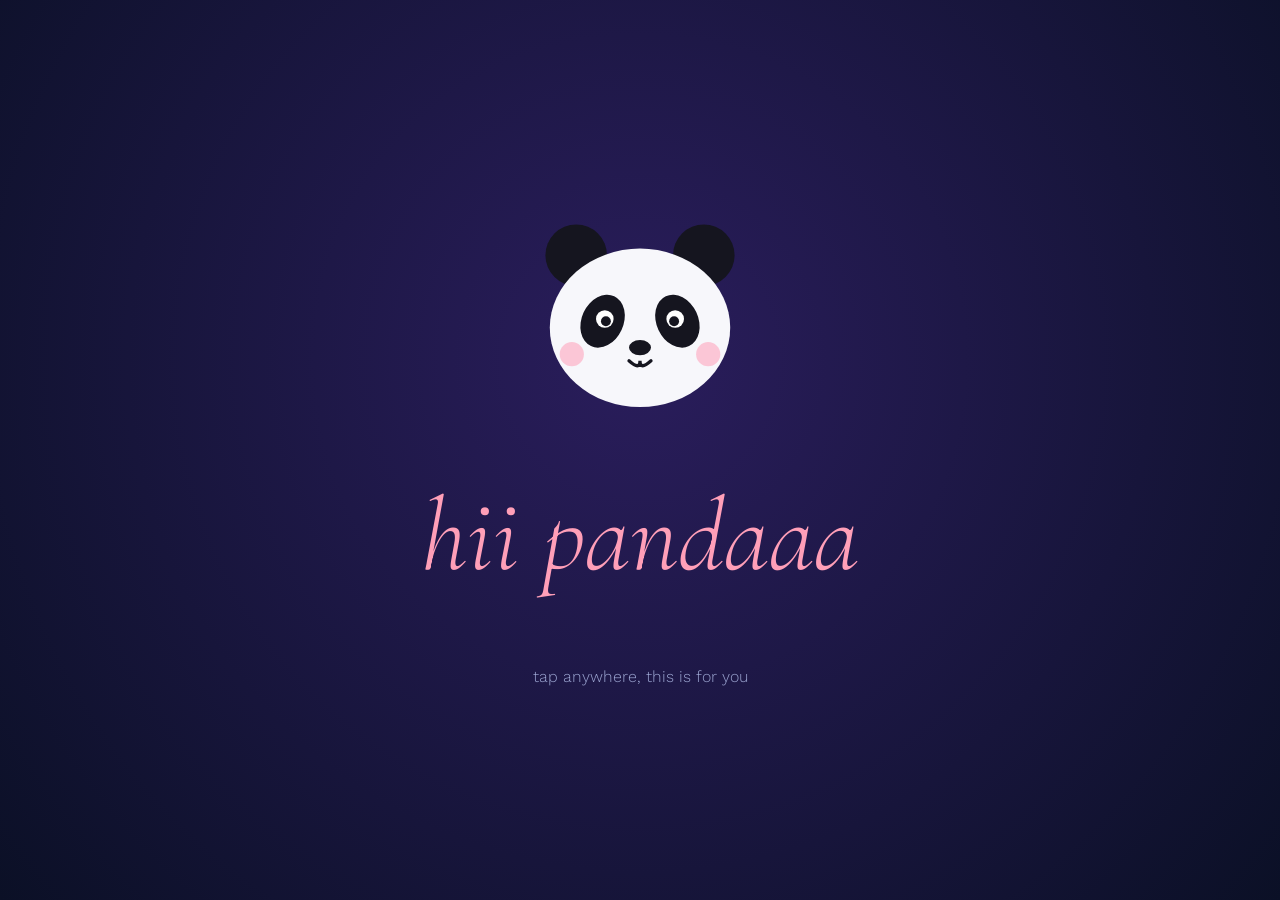
<file: index.html>
<!DOCTYPE html>
<html lang="en">
<head>
<meta charset="utf-8">
<meta name="viewport" content="width=device-width, initial-scale=1">
<title>Hiii Pandaaa 🐼</title>
<link rel="icon" href="data:image/svg+xml,<svg xmlns=%22http://www.w3.org/2000/svg%22 viewBox=%220 0 100 100%22><text y=%22.9em%22 font-size=%2290%22>🐼</text></svg>">
<link href="https://fonts.googleapis.com/css2?family=Cormorant+Garamond:ital,wght@0,500;1,400;1,500&family=Work+Sans:wght@300;400&display=swap" rel="stylesheet">
<link rel="stylesheet" href="style.css">
</head>
<body data-step="1" class="locked">
<canvas id="fx" aria-hidden="true"></canvas>

<div id="intro" role="button" tabindex="0" aria-label="Tap to open">
  <div class="panda" data-mood="sad"></div>
  <div id="hi" aria-label="hii pandaaa"></div>
  <p id="tap">tap anywhere, this is for you</p>
</div>

<section id="hero">
  <h1>I miss you.</h1>
  <p id="since"></p>
  <a class="btn main go later" id="cta" href="message.html">Continue →</a>
</section>

<script src="config.js"></script>
<script src="common.js"></script>
<script>
/* intro */
$('hi').innerHTML=[...CONFIG.intro].map((c,i)=>`<span style="--i:${i}">${c===' '?'&nbsp;':c}</span>`).join('');
function openSite(){
  const el=$('intro');if(el.classList.contains('gone'))return;
  el.classList.add('gone');document.body.classList.remove('locked');setTimeout(()=>$('cta').classList.add('show'),3500);
  setTimeout(()=>el.remove(),1500);
}
$('intro').addEventListener('click',openSite);
$('intro').addEventListener('keydown',e=>{if(e.key==='Enter'||e.key===' ')openSite()});

/* live counter */
(function(){
  const t=new Date(CONFIG.sinceDate).getTime();
  if(!CONFIG.sinceDate||isNaN(t)){$('since').style.display='none';return}
  function up(){let s=Math.max(0,Math.floor((Date.now()-t)/1000));
    const d=Math.floor(s/86400);s%=86400;const h=Math.floor(s/3600);s%=3600;const m=Math.floor(s/60);s%=60;
    $('since').innerHTML=`<b>${d}</b> days <b>${h}</b> hours <b>${m}</b> minutes <b>${s}</b> seconds ${CONFIG.sinceLabel}`}
  up();setInterval(up,1000);
})();


</script>
</body>
</html>
</file>
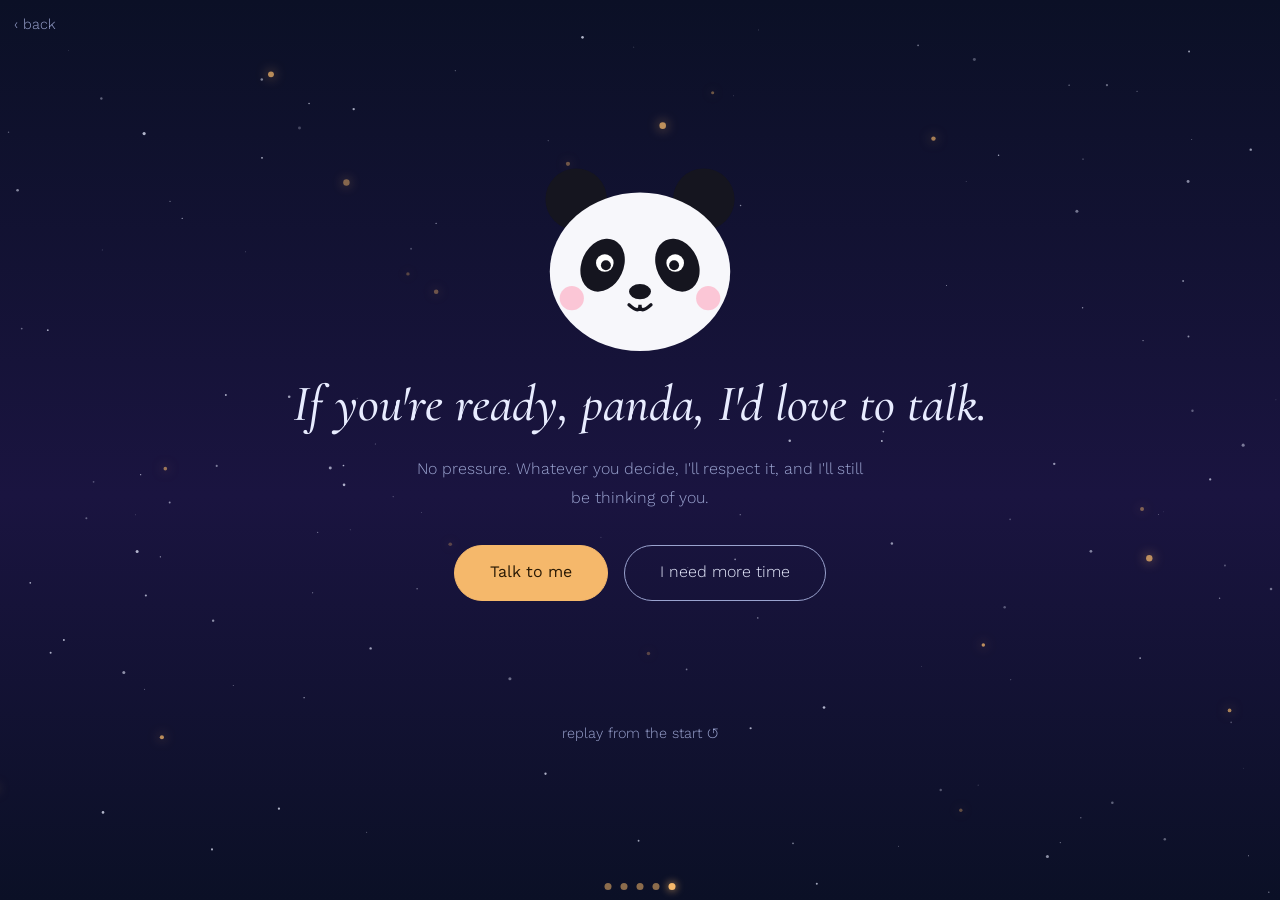
<file: end.html>
<!DOCTYPE html>
<html lang="en">
<head>
<meta charset="utf-8">
<meta name="viewport" content="width=device-width, initial-scale=1">
<title>Can we talk? 🐼</title>
<link rel="icon" href="data:image/svg+xml,<svg xmlns=%22http://www.w3.org/2000/svg%22 viewBox=%220 0 100 100%22><text y=%22.9em%22 font-size=%2290%22>🐼</text></svg>">
<link href="https://fonts.googleapis.com/css2?family=Cormorant+Garamond:ital,wght@0,500;1,400;1,500&family=Work+Sans:wght@300;400&display=swap" rel="stylesheet">
<link rel="stylesheet" href="style.css">
</head>
<body data-step="5" data-back="stars.html">
<canvas id="fx" aria-hidden="true"></canvas>

<section id="end">
  <div class="panda rv" id="endPanda" data-mood="sad"></div>
  <h2 id="endTitle" class="rv"></h2>
  <p id="endText" class="rv" style="max-width:28rem;color:var(--mute)"></p>
  <div class="row rv">
    <a class="btn main" id="talk" href="#">Talk to me</a>
    <button class="btn" id="time">I need more time</button>
  </div>
  <p id="reply" aria-live="polite"></p>
  <a class="go" href="index.html" style="margin-top:3rem;color:var(--mute);font-size:.9rem;text-decoration:none">replay from the start ↺</a>
</section>


<script src="config.js"></script>
<script src="common.js"></script>
<script>
/* ending */
$('endTitle').textContent=CONFIG.endTitle;
$('endText').textContent=CONFIG.endText;
$('talk').href=CONFIG.contactLink;
$('talk').addEventListener('click',()=>{
  $('endPanda').classList.add('happy');$('reply').textContent=CONFIG.talkReply;
  burst(innerWidth/2,innerHeight*.6,90);
});
$('time').addEventListener('click',()=>{$('reply').textContent=CONFIG.moreTimeReply});


</script>
</body>
</html>
</file>
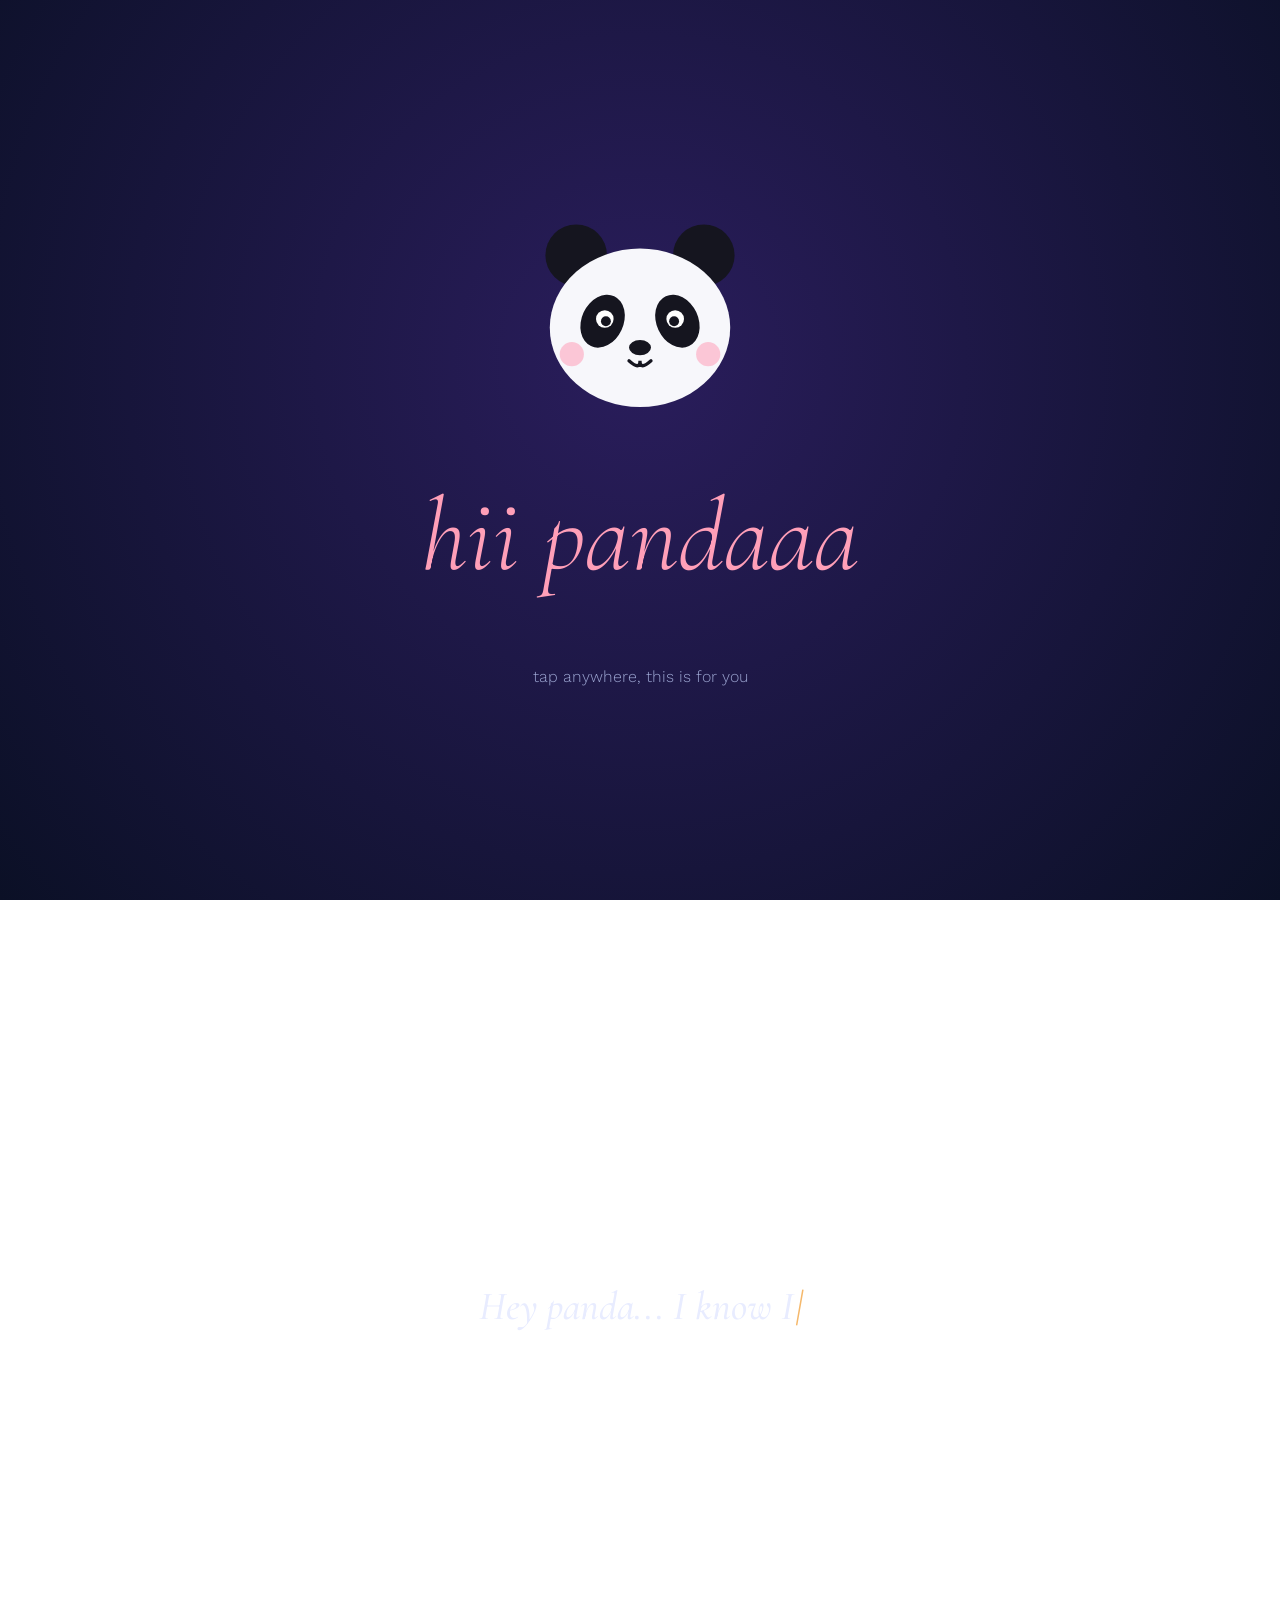
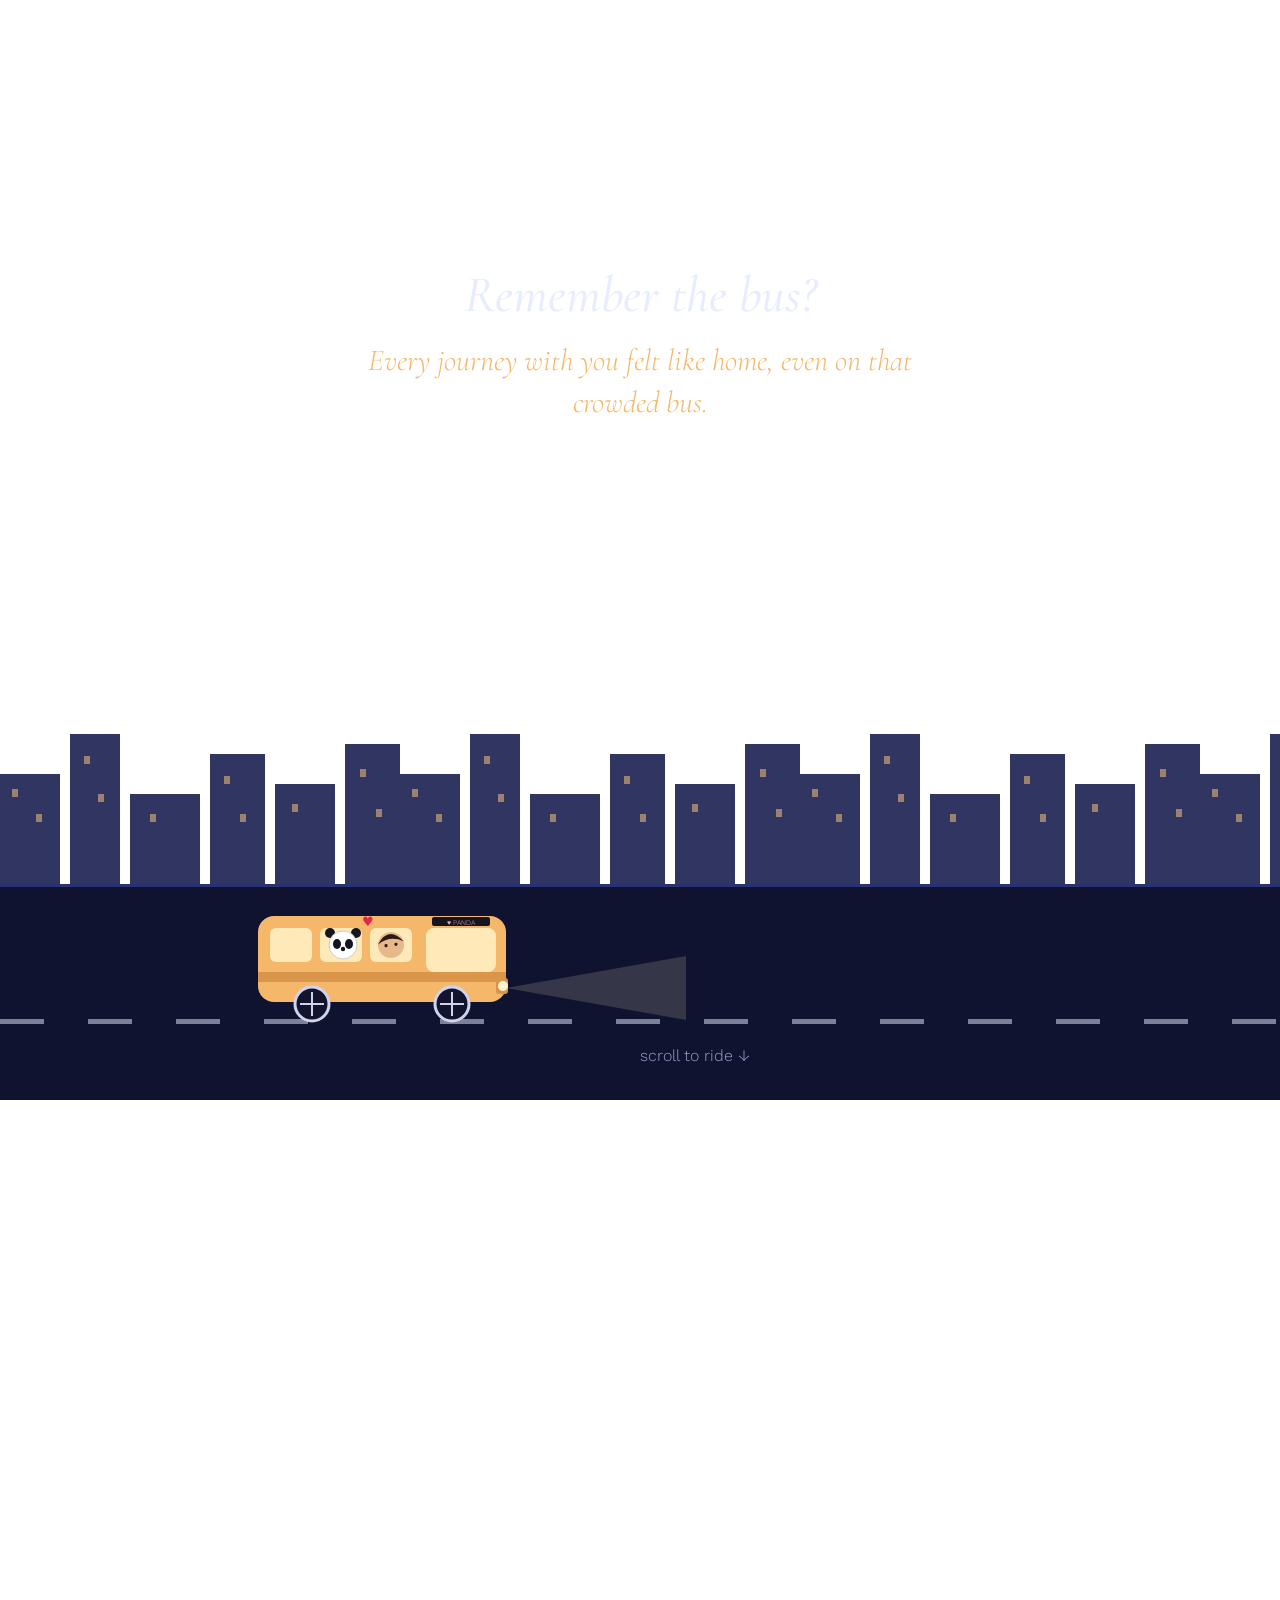
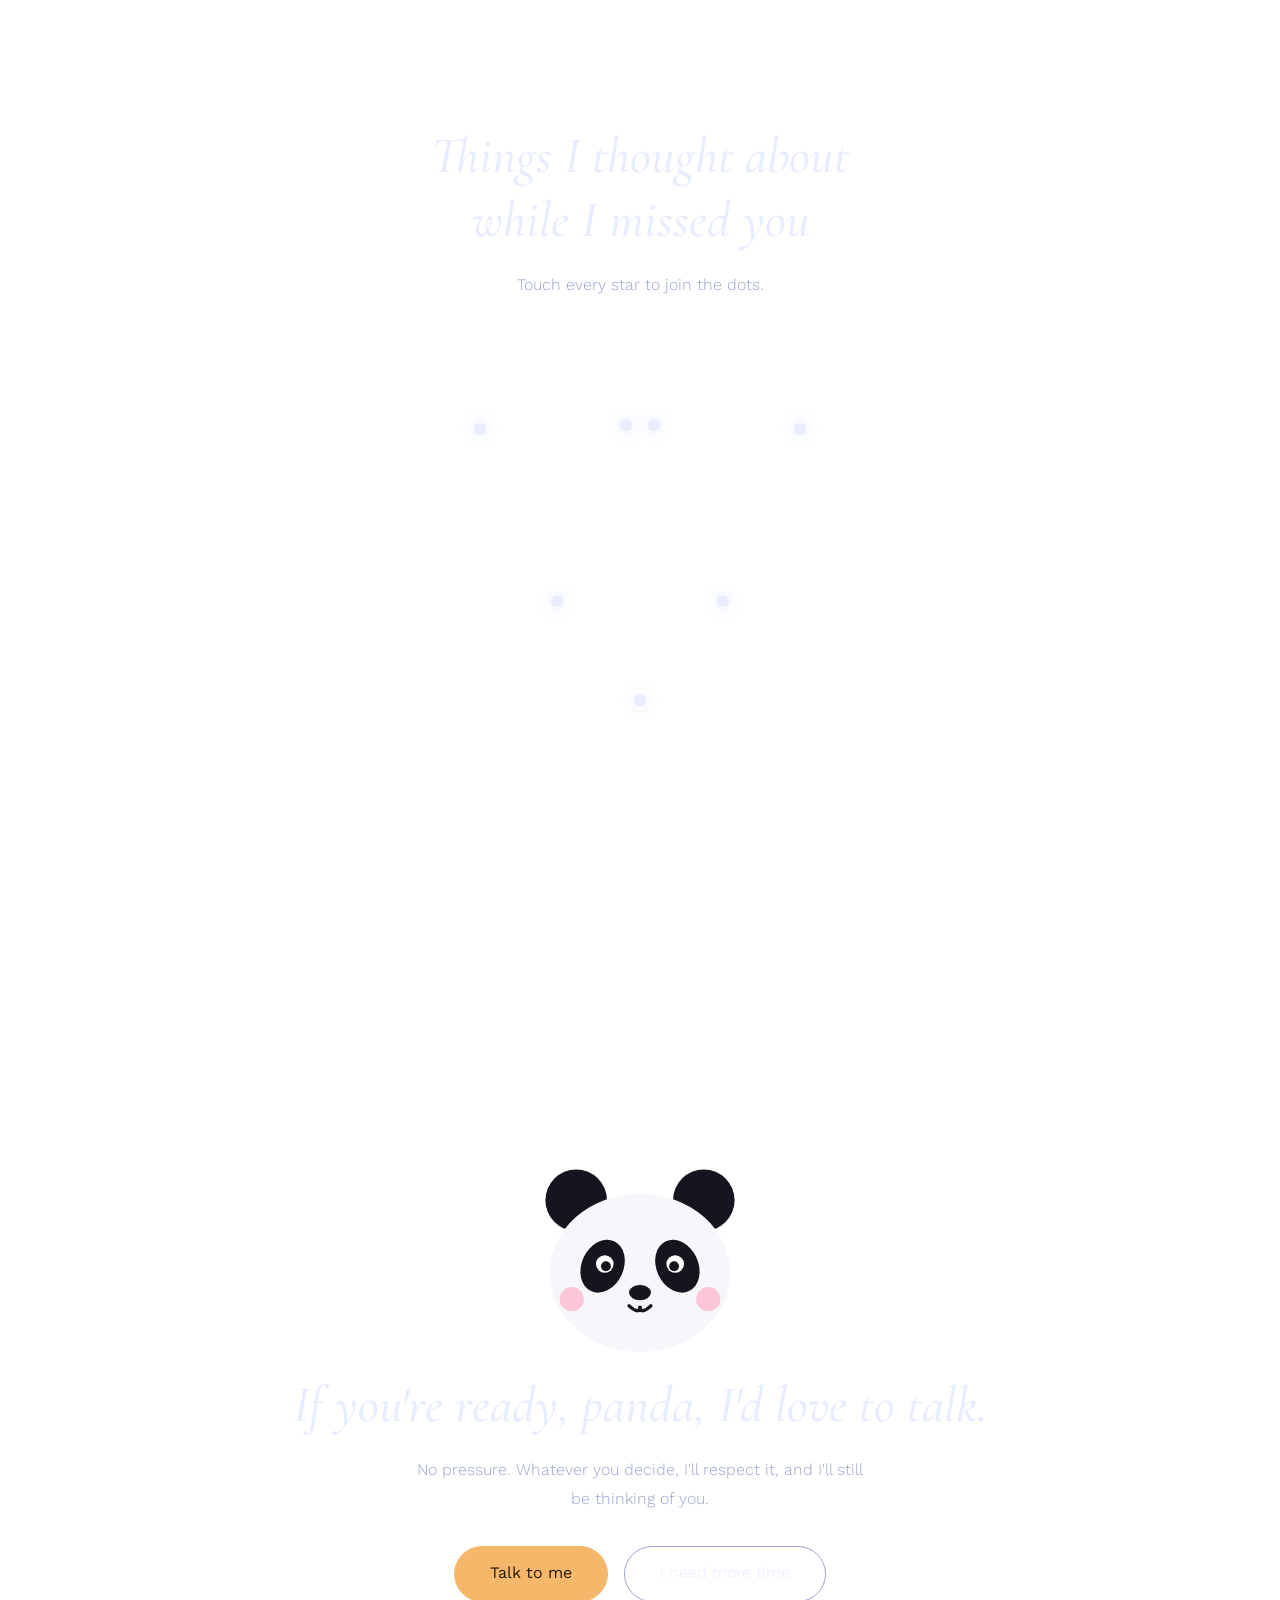
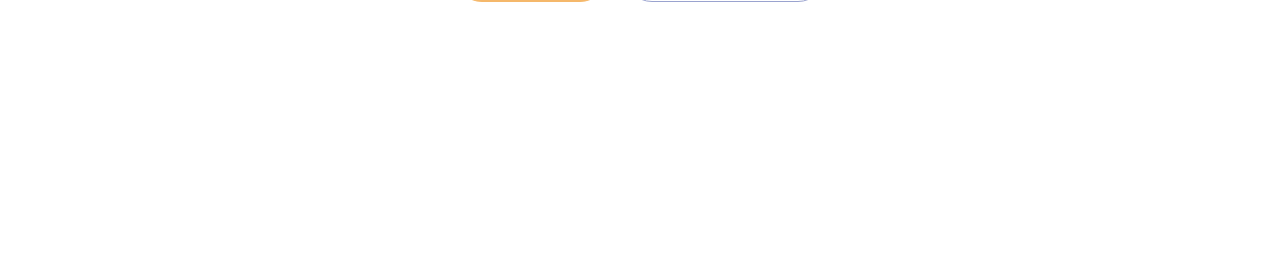
<file: index (2).html>
<!DOCTYPE html>
<html lang="en">
<head>
<meta charset="utf-8">
<meta name="viewport" content="width=device-width, initial-scale=1">
<title>hii pandaaa 🐼</title>
<link rel="icon" href="data:image/svg+xml,<svg xmlns=%22http://www.w3.org/2000/svg%22 viewBox=%220 0 100 100%22><text y=%22.9em%22 font-size=%2290%22>🐼</text></svg>">
<link href="https://fonts.googleapis.com/css2?family=Cormorant+Garamond:ital,wght@0,500;1,400;1,500&family=Work+Sans:wght@300;400&display=swap" rel="stylesheet">
<style>
:root{--night:#0b1026;--deep:#1a1440;--moon:#e8ecff;--amber:#f5b86b;--pink:#ff9fb8;--mute:#9aa3cf;
--serif:'Cormorant Garamond',Georgia,serif;--sans:'Work Sans',system-ui,sans-serif}
*{box-sizing:border-box;margin:0}
html{scroll-behavior:smooth}
body{background:linear-gradient(180deg,var(--night),var(--deep) 55%,var(--night));background-attachment:fixed;color:var(--moon);font-family:var(--sans);font-weight:300;line-height:1.8;overflow-x:hidden}
body.locked{overflow:hidden;height:100vh}
#fx{position:fixed;inset:0;z-index:0;pointer-events:none}
section{position:relative;z-index:1;min-height:100vh;display:flex;flex-direction:column;align-items:center;justify-content:center;text-align:center;padding:4rem 1.5rem}
h1,h2,.line{font-family:var(--serif);font-weight:500;font-style:italic}
h2{font-size:clamp(2rem,6vw,3.2rem);line-height:1.25;margin-bottom:1.2rem}
:focus-visible{outline:2px solid var(--amber);outline-offset:4px}

/* panda */
.panda{width:min(220px,55vw);animation:bob 4s ease-in-out infinite}
.panda svg{width:100%;height:auto;overflow:visible}
@keyframes bob{50%{transform:translateY(-12px) rotate(2deg)}}
.eyes{transform-box:fill-box;transform-origin:center;animation:blink 4.5s infinite}
@keyframes blink{0%,94%,100%{transform:scaleY(1)}96%{transform:scaleY(.08)}}
.blush{animation:pulse 2.5s ease-in-out infinite}
@keyframes pulse{50%{opacity:.25}}
.tear{fill:#8fd3ff;opacity:0;animation:tear 3.5s 1.5s infinite}
@keyframes tear{0%{opacity:0;transform:translateY(0)}15%{opacity:.9}100%{opacity:0;transform:translateY(48px)}}
.happy .tear{display:none}
.happy .blush{opacity:.9;animation:none}

/* intro */
#intro{position:fixed;inset:0;z-index:20;background:radial-gradient(circle at 50% 40%,#2a1d5c,var(--night));display:flex;flex-direction:column;align-items:center;justify-content:center;cursor:pointer;transition:opacity 1.4s,transform 1.4s}
#intro.gone{opacity:0;transform:scale(1.15);pointer-events:none}
#hi{font-family:var(--serif);font-style:italic;font-size:clamp(3rem,13vw,6.5rem);margin-top:1rem;color:var(--pink);display:flex;flex-wrap:wrap;justify-content:center}
#hi span{display:inline-block;opacity:0;animation:pop .7s cubic-bezier(.3,1.6,.5,1) forwards;animation-delay:calc(.9s + var(--i)*.09s)}
@keyframes pop{from{opacity:0;transform:translateY(40px) scale(.3) rotate(-12deg)}to{opacity:1;transform:none}}
#tap{margin-top:2rem;color:var(--mute);opacity:0;animation:fade 1s 2.8s forwards,breath 2.4s 3.8s infinite}
@keyframes fade{to{opacity:1}}
@keyframes breath{50%{opacity:.35}}

/* hero */
h1{font-size:clamp(3.5rem,13vw,8rem);line-height:1}
body:not(.locked) h1{animation:rise 3s .6s both}
@keyframes rise{from{opacity:0;letter-spacing:.25em;filter:blur(10px)}}
#since{margin-top:2rem;color:var(--mute);font-size:1rem}
body:not(.locked) #since{animation:rise 3s 2s both}
#since b{color:var(--amber);font-weight:400;font-variant-numeric:tabular-nums}
.hint{position:absolute;bottom:1.8rem;color:var(--mute);animation:nudge 2s infinite}
@keyframes nudge{50%{transform:translateY(8px)}}

/* reveal */
.rv{opacity:0;filter:blur(6px);transition:opacity 1.4s,filter 1.4s}
.rv.in{opacity:1;filter:none}

/* story */
#stage{min-height:12rem;display:flex;align-items:center;justify-content:center;max-width:36rem}
.line{font-size:clamp(1.7rem,5vw,2.5rem);line-height:1.4;transition:opacity .9s}
.line.out{opacity:0}
.line::after{content:"|";color:var(--amber);animation:breath 1s infinite;margin-left:2px}
.line.done::after{content:""}
button.soft{margin-top:2.2rem;background:none;border:1px solid var(--mute);color:var(--moon);font:inherit;border-radius:999px;padding:.7rem 2rem;cursor:pointer;transition:all .3s;opacity:0;pointer-events:none}
button.soft.ready{opacity:1;pointer-events:auto}
button.soft:hover{border-color:var(--amber);color:var(--amber);transform:translateY(-2px)}

/* bus ride */
#ride{display:block;padding:0;min-height:0;height:340vh}
.pin{position:sticky;top:0;height:100vh;width:100%;overflow:hidden}
.ridetxt{position:absolute;top:7vh;left:0;right:0;display:flex;flex-direction:column;align-items:center;gap:.8rem;padding:0 1.5rem;z-index:3}
.ridetxt h2{margin:0}
#rideCap{max-width:34rem;min-height:5.5rem;font-family:var(--serif);font-style:italic;font-size:clamp(1.3rem,4vw,1.9rem);line-height:1.4;color:var(--amber)}
#rideCap.swap{animation:swap .9s}
.city{position:absolute;left:0;right:0;bottom:24vh;height:200px;opacity:.9;background:url("data:image/svg+xml,%3Csvg xmlns='http://www.w3.org/2000/svg' width='400' height='200'%3E%3Cg fill='%231a2050'%3E%3Crect x='0' y='90' width='60' height='110'/%3E%3Crect x='70' y='50' width='50' height='150'/%3E%3Crect x='130' y='110' width='70' height='90'/%3E%3Crect x='210' y='70' width='55' height='130'/%3E%3Crect x='275' y='100' width='60' height='100'/%3E%3Crect x='345' y='60' width='55' height='140'/%3E%3C/g%3E%3Cg fill='%23f5b86b' opacity='.55'%3E%3Crect x='12' y='105' width='6' height='8'/%3E%3Crect x='36' y='130' width='6' height='8'/%3E%3Crect x='84' y='72' width='6' height='8'/%3E%3Crect x='98' y='110' width='6' height='8'/%3E%3Crect x='150' y='130' width='6' height='8'/%3E%3Crect x='224' y='92' width='6' height='8'/%3E%3Crect x='240' y='130' width='6' height='8'/%3E%3Crect x='292' y='120' width='6' height='8'/%3E%3Crect x='360' y='85' width='6' height='8'/%3E%3Crect x='376' y='125' width='6' height='8'/%3E%3C/g%3E%3C/svg%3E") repeat-x bottom}
.ground{position:absolute;left:0;right:0;bottom:0;height:24vh;background:#0f1330;border-top:3px solid #2a3170}
.dash{position:absolute;left:0;right:0;top:62%;height:5px;background:repeating-linear-gradient(90deg,rgba(232,236,255,.5) 0 44px,transparent 44px 88px)}
#bus{position:absolute;left:0;bottom:8vh;z-index:2;will-change:transform}
#bus svg{width:100%;height:auto;overflow:visible;display:block}
.wh{transform-box:fill-box;transform-origin:center}
.bh{animation:bobh 2.5s ease-in-out infinite}
@keyframes bobh{50%{transform:translateY(-5px)}}
#stand{position:absolute;left:0;bottom:calc(24vh - 6px);width:150px;z-index:1;will-change:transform}
#stand svg{width:100%;height:auto;display:block;overflow:visible}
#stand .glow{opacity:0;transition:opacity .8s}
#stand.lit .glow{opacity:.35}
#clock{position:absolute;bottom:180px;left:50%;transform:translateX(-50%);white-space:nowrap;font-size:.95rem;color:var(--mute);background:rgba(11,16,38,.85);border:1px solid var(--amber);border-radius:999px;padding:.25rem .9rem;opacity:0;transition:opacity .6s}
#clock b{color:var(--amber);font-weight:400;font-variant-numeric:tabular-nums}
#clock.on{opacity:1}
/* stars */
#sky2{position:relative;width:min(90vw,26rem,58vh);aspect-ratio:1}
#sky2 svg{position:absolute;inset:0;width:100%;height:100%}
.star{position:absolute;width:48px;height:48px;margin:-24px 0 0 -24px;border:0;background:none;cursor:pointer;border-radius:50%}
.star::after{content:"";position:absolute;inset:18px;border-radius:50%;background:var(--moon);box-shadow:0 0 14px 4px rgba(232,236,255,.55);animation:tw 3s ease-in-out infinite;animation-delay:var(--d)}
.star.on::after{background:var(--amber);box-shadow:0 0 22px 8px rgba(245,184,107,.75);animation:none}
@keyframes tw{50%{opacity:.4;transform:scale(.6)}}
.ring{position:absolute;inset:18px;border-radius:50%;border:2px solid var(--amber);animation:ring 1s forwards}
@keyframes ring{to{transform:scale(5);opacity:0}}
#sky2 line{stroke-dasharray:60;stroke-dashoffset:60;animation:dash 1s forwards}
@keyframes dash{to{stroke-dashoffset:0}}
#heart{fill:#e0264a;fill-opacity:0;transition:fill-opacity 1.8s;transform-box:fill-box;transform-origin:center}
#heart.full{fill-opacity:1;filter:drop-shadow(0 0 16px rgba(224,38,74,.75));animation:beat 1.5s 1.8s infinite}
@keyframes beat{0%,40%,100%{transform:scale(1)}15%{transform:scale(1.07)}28%{transform:scale(1.02)}}
#thought{min-height:7.5rem;max-width:30rem;font-family:var(--serif);font-style:italic;font-size:1.6rem;line-height:1.45;color:var(--amber);margin-top:1rem}
#thought.swap{animation:swap .8s}
@keyframes swap{from{opacity:0;transform:translateY(12px)}}
#note{color:var(--pink);min-height:2rem}

/* end */
.row{display:flex;gap:1rem;flex-wrap:wrap;justify-content:center;margin-top:2rem}
a.btn,button.btn{font:inherit;text-decoration:none;cursor:pointer;border-radius:999px;padding:.8rem 2.2rem;border:1px solid var(--mute);background:none;color:var(--moon);transition:transform .3s}
a.btn:hover,button.btn:hover{transform:translateY(-3px)}
a.btn.main{background:var(--amber);border-color:var(--amber);color:#2a1a05;font-weight:400;animation:glow 2.5s infinite}
@keyframes glow{50%{box-shadow:0 0 28px 6px rgba(245,184,107,.5)}}
#reply{margin-top:1.5rem;font-family:var(--serif);font-style:italic;font-size:1.5rem;color:var(--amber);max-width:30rem;min-height:3rem}
@media (prefers-reduced-motion:reduce){*{animation-duration:.01s!important;animation-delay:0s!important;animation-iteration-count:1!important;transition:none!important}html{scroll-behavior:auto}.rv{opacity:1;filter:none}}
</style>
</head>
<body class="locked">
<canvas id="fx" aria-hidden="true"></canvas>

<div id="intro" role="button" tabindex="0" aria-label="Tap to open">
  <div class="panda" data-mood="sad"></div>
  <div id="hi" aria-label="hii pandaaa"></div>
  <p id="tap">tap anywhere, this is for you</p>
</div>

<section id="hero">
  <h1>I miss you.</h1>
  <p id="since"></p>
  <span class="hint">keep scrolling ↓</span>
</section>

<section id="story">
  <div id="stage" aria-live="polite"><p class="line" id="line"></p></div>
  <button class="soft" id="next">Continue</button>
</section>

<section id="ride" aria-label="Remember the bus">
  <div class="pin">
    <div class="ridetxt"><h2 id="rideTitle"></h2><p id="rideCap" aria-live="polite"></p></div>
    <div class="city" id="city"></div>
    <div id="stand">
      <div id="clock">⏱ <b id="clk">0h 00m</b> waiting</div>
      <svg viewBox="0 0 150 170" aria-hidden="true">
        <ellipse class="glow" cx="75" cy="28" rx="70" ry="46" fill="#f5b86b"/>
        <rect x="72" y="30" width="6" height="140" fill="#8a91c4"/>
        <rect x="18" y="8" width="114" height="34" rx="6" fill="#2b3a7a" stroke="#e8ecff" stroke-width="2"/>
        <text x="75" y="31" text-anchor="middle" font-size="16" font-family="Work Sans,sans-serif" fill="#fff">BUS STAND</text>
        <rect x="14" y="132" width="122" height="8" rx="3" fill="#5a4a6e"/>
        <rect x="22" y="140" width="6" height="26" fill="#5a4a6e"/><rect x="122" y="140" width="6" height="26" fill="#5a4a6e"/>
      </svg>
    </div>
    <div class="ground"><div class="dash" id="dash"></div></div>
    <div id="bus">
      <svg viewBox="0 0 260 120" aria-hidden="true">
        <polygon points="250,80 430,48 430,112" fill="rgba(255,240,200,.16)"/>
        <rect x="2" y="8" width="248" height="86" rx="16" fill="#f5b86b"/>
        <rect x="2" y="64" width="248" height="10" fill="#d9964a"/>
        <rect x="14" y="20" width="42" height="34" rx="6" fill="#ffe9b8"/>
        <rect x="64" y="20" width="42" height="34" rx="6" fill="#ffe9b8"/>
        <rect x="114" y="20" width="42" height="34" rx="6" fill="#ffe9b8"/>
        <rect x="170" y="20" width="70" height="44" rx="8" fill="#ffe9b8"/>
        <g transform="translate(70,20)"><circle cx="4" cy="5" r="5" fill="#15151f"/><circle cx="30" cy="5" r="5" fill="#15151f"/><circle cx="17" cy="17" r="14" fill="#fff" stroke="#ccc"/><ellipse cx="11" cy="16" rx="4" ry="5" fill="#15151f"/><ellipse cx="23" cy="16" rx="4" ry="5" fill="#15151f"/><circle cx="17" cy="21" r="2.2" fill="#15151f"/></g>
        <g transform="translate(120,20) rotate(-8 15 17)"><circle cx="15" cy="17" r="13" fill="#e7b98a"/><path d="M2 15Q15 -3 28 15Q15 7 2 15Z" fill="#2a1a14"/><circle cx="10" cy="17" r="1.6" fill="#2a1a14"/><circle cx="20" cy="17" r="1.6" fill="#2a1a14"/></g>
        <text class="bh" x="106" y="18" font-size="13" fill="#e0264a">♥</text>
        <rect x="176" y="9" width="58" height="9" rx="2" fill="#15151f"/>
        <text x="205" y="16.5" text-anchor="middle" font-size="7" fill="#ff9fb8" font-family="Work Sans,sans-serif">♥ PANDA</text>
        <rect x="240" y="70" width="12" height="16" rx="3" fill="#d9964a"/><circle cx="247" cy="78" r="5" fill="#fff6d0"/>
        <circle cx="56" cy="96" r="17" fill="#12142e" stroke="#cfd3ee" stroke-width="3"/>
        <g class="wh"><line x1="44" y1="96" x2="68" y2="96" stroke="#cfd3ee" stroke-width="2"/><line x1="56" y1="84" x2="56" y2="108" stroke="#cfd3ee" stroke-width="2"/></g>
        <circle cx="196" cy="96" r="17" fill="#12142e" stroke="#cfd3ee" stroke-width="3"/>
        <g class="wh"><line x1="184" y1="96" x2="208" y2="96" stroke="#cfd3ee" stroke-width="2"/><line x1="196" y1="84" x2="196" y2="108" stroke="#cfd3ee" stroke-width="2"/></g>
      </svg>
    </div>
    <span class="hint" id="rideHint">scroll to ride ↓</span>
  </div>
</section>

<section id="stars">
  <div class="rv">
    <h2>Things I thought about<br>while I missed you</h2>
    <p style="color:var(--mute);margin-bottom:1rem">Touch every star to join the dots.</p>
  </div>
  <div id="sky2" class="rv"><svg id="links" viewBox="0 0 100 100" aria-hidden="true"></svg></div>
  <p id="thought" aria-live="polite"></p>
  <p id="note"></p>
</section>

<section id="end">
  <div class="panda rv" id="endPanda" data-mood="sad"></div>
  <h2 id="endTitle" class="rv"></h2>
  <p id="endText" class="rv" style="max-width:28rem;color:var(--mute)"></p>
  <div class="row rv">
    <a class="btn main" id="talk" href="#">Talk to me</a>
    <button class="btn" id="time">I need more time</button>
  </div>
  <p id="reply" aria-live="polite"></p>
</section>

<script>
/* ============ CONFIG: edit everything here ============ */
const CONFIG = {
  intro: "hii pandaaa",
  sinceDate: "2026-09-20T18:00:00",   // when you last talked ("" hides the counter)
  sinceLabel: "since I last heard your voice",
  story: [
    "Hey panda... I know I hurt you.",
    "But I need you to know something.",
    "Everything I did, I did because I missed you.",
    "I wanted your voice. Your laugh. Your attention.",
    "I never did it to annoy you. Never.",
    "I just didn't know how to say it the right way.",
    "So I built this, because words didn't feel enough.",
    "I miss you. More than I know how to explain."
  ],
  thoughts: [
    "I reached for my phone to tell you something, then remembered.",
    "Every funny thing that happened, I wanted you to hear it first.",
    "I replayed your voice in my head just to feel close.",
    "The way you say my name feels so far away right now.",
    "Nothing feels as good without you to share it with.",
    "I'm sorry I made you feel unheard. I'm learning, for you.",
    "[Add one real memory of you two here]"
  ],
  rideTitle: "Remember the bus?",
  rideWaitMinutes: 220,   // how long you waited at the bus stand (220 = 3h 40m)
  rideCaptions: [
    "Every journey with you felt like home, even on that crowded bus.",
    "And then we got stuck at the bus stand, waiting for your card.",
    "Three, four hours. I never once wanted to be anywhere else.",
    "Because the best part of any ride was always you. 🚌💛"
  ],
  allDone: "It was a heart all along. And every beat of it is yours. ❤️",
  endTitle: "If you're ready, panda, I'd love to talk.",
  endText: "No pressure. Whatever you decide, I'll respect it, and I'll still be thinking of you.",
  contactLink: "https://wa.me/910000000000?text=Hii%20pandaaa%2C%20I%20saw%20it.%20Let%27s%20talk.",
  talkReply: "You just made my whole world lighter. 🐼💖",
  moreTimeReply: "That's okay. Take all the time you need. I'll be here when you're ready."
};
/* ======================================================= */
const $=id=>document.getElementById(id);
const reduce=matchMedia('(prefers-reduced-motion: reduce)').matches;

/* panda drawing */
const PANDA=`<svg viewBox="0 0 200 190" aria-hidden="true">
<circle cx="42" cy="42" r="28" fill="#15151f"/><circle cx="158" cy="42" r="28" fill="#15151f"/>
<ellipse cx="100" cy="108" rx="82" ry="72" fill="#f7f7fb"/>
<ellipse cx="66" cy="102" rx="19" ry="25" fill="#15151f" transform="rotate(25 66 102)"/>
<ellipse cx="134" cy="102" rx="19" ry="25" fill="#15151f" transform="rotate(-25 134 102)"/>
<g class="eyes"><circle cx="68" cy="100" r="8" fill="#fff"/><circle cx="69" cy="102" r="4.5" fill="#15151f"/>
<circle cx="132" cy="100" r="8" fill="#fff"/><circle cx="131" cy="102" r="4.5" fill="#15151f"/></g>
<ellipse class="tear" cx="62" cy="116" rx="3" ry="5"/>
<ellipse cx="100" cy="126" rx="10" ry="7" fill="#15151f"/>
<path d="M90 138q10 9 10 0q0 9 10 0" fill="none" stroke="#15151f" stroke-width="3" stroke-linecap="round"/>
<circle class="blush" cx="38" cy="132" r="11" fill="#ff9fb8" opacity=".55"/><circle class="blush" cx="162" cy="132" r="11" fill="#ff9fb8" opacity=".55"/></svg>`;
document.querySelectorAll('.panda').forEach(p=>{p.innerHTML=PANDA;if(p.dataset.mood==='happy')p.classList.add('happy')});

/* intro */
$('hi').innerHTML=[...CONFIG.intro].map((c,i)=>`<span style="--i:${i}">${c===' '?'&nbsp;':c}</span>`).join('');
function openSite(){
  const el=$('intro');if(el.classList.contains('gone'))return;
  el.classList.add('gone');document.body.classList.remove('locked');
  setTimeout(()=>el.remove(),1500);
}
$('intro').addEventListener('click',openSite);
$('intro').addEventListener('keydown',e=>{if(e.key==='Enter'||e.key===' ')openSite()});

/* live counter */
(function(){
  const t=new Date(CONFIG.sinceDate).getTime();
  if(!CONFIG.sinceDate||isNaN(t)){$('since').style.display='none';return}
  function up(){let s=Math.max(0,Math.floor((Date.now()-t)/1000));
    const d=Math.floor(s/86400);s%=86400;const h=Math.floor(s/3600);s%=3600;const m=Math.floor(s/60);s%=60;
    $('since').innerHTML=`<b>${d}</b> days <b>${h}</b> hours <b>${m}</b> minutes <b>${s}</b> seconds ${CONFIG.sinceLabel}`}
  up();setInterval(up,1000);
})();

/* scroll reveal */
const io=new IntersectionObserver(es=>es.forEach(e=>{if(e.isIntersecting){e.target.classList.add('in');io.unobserve(e.target)}}),{threshold:.25});
document.querySelectorAll('.rv').forEach(el=>io.observe(el));

/* story: typewriter */
let i=0,typing=false;
const line=$('line'),next=$('next');
function typeLine(){
  const txt=CONFIG.story[i];typing=true;
  line.className='line';line.textContent='';next.classList.remove('ready');
  let k=0;
  (function tick(){
    if(reduce)k=txt.length;
    line.textContent=txt.slice(0,k);
    if(k++<txt.length)return setTimeout(tick,48);
    line.classList.add('done');typing=false;next.classList.add('ready');
  })();
}
let started=false;
new IntersectionObserver((es,o)=>{if(es[0].isIntersecting&&!started){started=true;typeLine();o.disconnect()}},{threshold:.5}).observe($('story'));
next.addEventListener('click',()=>{
  if(typing)return;
  if(i>=CONFIG.story.length-1){$('ride').scrollIntoView({behavior:reduce?'auto':'smooth'});return}
  line.classList.add('out');
  setTimeout(()=>{i++;typeLine();if(i===CONFIG.story.length-1)next.textContent='Keep going ↓'},reduce?0:800);
});

/* the bus ride: driven by scroll */
const ride=$('ride'),bus=$('bus'),stand=$('stand'),dash=$('dash'),city=$('city'),cap=$('rideCap');
$('rideTitle').textContent=CONFIG.rideTitle;
let rf=0,lastCap=-1;
const ease=x=>x<.5?2*x*x:1-Math.pow(-2*x+2,2)/2;
function frame(){
  rf=0;
  const W=innerWidth,r=ride.getBoundingClientRect();
  const p=Math.min(1,Math.max(0,-r.top/(r.height-innerHeight)));
  const bw=Math.min(260,W*.55),busX=W*.2;
  bus.style.width=bw+'px';
  const D1=W*.9,D2=D1+W*1.3,standWorld=D1+busX+bw*.78-75;
  const d=p<.4?D1*ease(p/.4):p<.7?D1:D1+(D2-D1)*ease((p-.7)/.3);
  const moving=p<.4||p>=.7;
  bus.style.transform=`translate(${busX}px,${moving?Math.sin(d/18)*1.5:0}px)`;
  stand.style.transform=`translateX(${standWorld-d}px)`;
  dash.style.backgroundPositionX=(-d)+'px';
  city.style.backgroundPositionX=(-d*.35)+'px';
  document.querySelectorAll('.wh').forEach(w=>w.style.transform=`rotate(${d*3.4}deg)`);
  const t=Math.min(1,Math.max(0,(p-.4)/.3)),m=Math.round(CONFIG.rideWaitMinutes*t);
  $('clk').textContent=Math.floor(m/60)+'h '+String(m%60).padStart(2,'0')+'m';
  $('clock').classList.toggle('on',p>=.36&&p<.78);
  stand.classList.toggle('lit',p>=.3&&p<.8);
  $('rideHint').style.opacity=p>.03?0:1;
  const c=p<.3?0:p<.55?1:p<.7?2:3;
  if(c!==lastCap){lastCap=c;cap.classList.remove('swap');void cap.offsetWidth;cap.textContent=CONFIG.rideCaptions[c];cap.classList.add('swap')}
}
const req=()=>{if(!rf)rf=requestAnimationFrame(frame)};
addEventListener('scroll',req,{passive:true});addEventListener('resize',req);frame();

/* constellation: join the dots into a heart */
const box=$('sky2'),svg=$('links'),N=CONFIG.thoughts.length;
const hp=t=>({x:50+41.6*Math.pow(Math.sin(t),3),y:48-2.6*(13*Math.cos(t)-5*Math.cos(2*t)-2*Math.cos(3*t)-Math.cos(4*t))});
const pts=CONFIG.thoughts.map((_,k)=>hp(Math.PI+2*Math.PI*k/N));
let outline='';
for(let j=0;j<100;j++){const p=hp(Math.PI+2*Math.PI*j/100);outline+=(j?'L':'M')+p.x.toFixed(1)+' '+p.y.toFixed(1)}
svg.innerHTML=`<path id="heart" d="${outline}Z"/>`;
const seen=new Set();
function link(k){
  [[k,(k+1)%N],[(k+N-1)%N,k]].forEach(([a,b])=>{
    if(a===b||!seen.has(a)||!seen.has(b)||$('e'+a))return;
    svg.insertAdjacentHTML('beforeend',`<line id="e${a}" x1="${pts[a].x}" y1="${pts[a].y}" x2="${pts[b].x}" y2="${pts[b].y}" stroke="#f5b86b" stroke-opacity=".8" stroke-width=".7" stroke-linecap="round"/>`);
  });
}
pts.forEach((p,k)=>{
  const b=document.createElement('button');
  b.className='star';b.style.left=p.x+'%';b.style.top=p.y+'%';b.style.setProperty('--d',(k*.4)+'s');
  b.setAttribute('aria-label','Star '+(k+1));
  b.addEventListener('click',()=>{
    const t=$('thought');t.classList.remove('swap');void t.offsetWidth;t.textContent=CONFIG.thoughts[k];t.classList.add('swap');
    const r=document.createElement('span');r.className='ring';b.appendChild(r);setTimeout(()=>r.remove(),1000);
    if(seen.has(k))return;
    seen.add(k);b.classList.add('on');link(k);
    if(seen.size===N)setTimeout(()=>{
      $('heart').classList.add('full');$('note').textContent=CONFIG.allDone;burst(innerWidth/2,innerHeight/2,70);
    },1200);
  });
  box.appendChild(b);
});

/* ending */
$('endTitle').textContent=CONFIG.endTitle;
$('endText').textContent=CONFIG.endText;
$('talk').href=CONFIG.contactLink;
$('talk').addEventListener('click',()=>{
  $('endPanda').classList.add('happy');$('reply').textContent=CONFIG.talkReply;
  burst(innerWidth/2,innerHeight*.6,90);
});
$('time').addEventListener('click',()=>{$('reply').textContent=CONFIG.moreTimeReply});

/* effects canvas: twinkles, shooting stars, fireflies, heart bursts */
const cv=$('fx'),ctx=cv.getContext('2d');
let W,H,st=[],fl=[],sh=[],hb=[];
function size(){W=cv.width=innerWidth;H=cv.height=innerHeight;
  st=Array.from({length:Math.floor(W*H/9000)},()=>({x:Math.random()*W,y:Math.random()*H,r:Math.random()*1.3+.3,p:Math.random()*6}));
  fl=Array.from({length:reduce?0:18},()=>({x:Math.random()*W,y:Math.random()*H,r:1.5+Math.random()*2,vy:-.15-Math.random()*.35,p:Math.random()*6}))}
addEventListener('resize',size);size();
function burst(x,y,n){if(reduce)return;for(let k=0;k<n;k++)hb.push({x,y,s:5+Math.random()*10,vx:(Math.random()-.5)*9,vy:-Math.random()*9-1,a:1,c:['#ff9fb8','#f5b86b','#e8ecff'][k%3]})}
function heart(x,y,s){ctx.beginPath();ctx.moveTo(x,y+s/4);ctx.bezierCurveTo(x,y-s/2,x-s,y-s/2,x-s,y+s/4);
  ctx.bezierCurveTo(x-s,y+s,x,y+s*1.2,x,y+s*1.5);ctx.bezierCurveTo(x,y+s*1.2,x+s,y+s,x+s,y+s/4);
  ctx.bezierCurveTo(x+s,y-s/2,x,y-s/2,x,y+s/4);ctx.fill()}
setInterval(()=>{if(!reduce&&!document.hidden)sh.push({x:Math.random()*W*.8+W*.2,y:Math.random()*H*.4,l:0})},5000);
(function loop(t){
  ctx.clearRect(0,0,W,H);
  ctx.fillStyle='#e8ecff';
  for(const s of st){ctx.globalAlpha=reduce?.5:.25+.5*Math.abs(Math.sin(t/1800+s.p));ctx.beginPath();ctx.arc(s.x,s.y,s.r,0,6.3);ctx.fill()}
  ctx.fillStyle='#f5b86b';
  for(const f of fl){f.y+=f.vy;f.x+=Math.sin(t/1200+f.p)*.3;if(f.y<-10){f.y=H+10;f.x=Math.random()*W}
    ctx.globalAlpha=.25+.5*Math.abs(Math.sin(t/900+f.p));ctx.shadowColor='#f5b86b';ctx.shadowBlur=12;ctx.beginPath();ctx.arc(f.x,f.y,f.r,0,6.3);ctx.fill()}
  ctx.shadowBlur=0;
  sh=sh.filter(s=>s.l<1);
  for(const s of sh){s.l+=.02;const x=s.x-s.l*260,y=s.y+s.l*140;
    const g=ctx.createLinearGradient(x,y,x+90,y-49);g.addColorStop(0,'rgba(255,255,255,'+(1-s.l)+')');g.addColorStop(1,'rgba(255,255,255,0)');
    ctx.globalAlpha=1;ctx.strokeStyle=g;ctx.lineWidth=2;ctx.beginPath();ctx.moveTo(x,y);ctx.lineTo(x+90,y-49);ctx.stroke()}
  hb=hb.filter(h=>h.a>.02);
  for(const h of hb){h.x+=h.vx;h.y+=h.vy;h.vy+=.2;h.a-=.009;ctx.globalAlpha=h.a;ctx.fillStyle=h.c;heart(h.x,h.y,h.s/2)}
  ctx.globalAlpha=1;requestAnimationFrame(loop);
})(0);
</script>
</body>
</html>
</file>
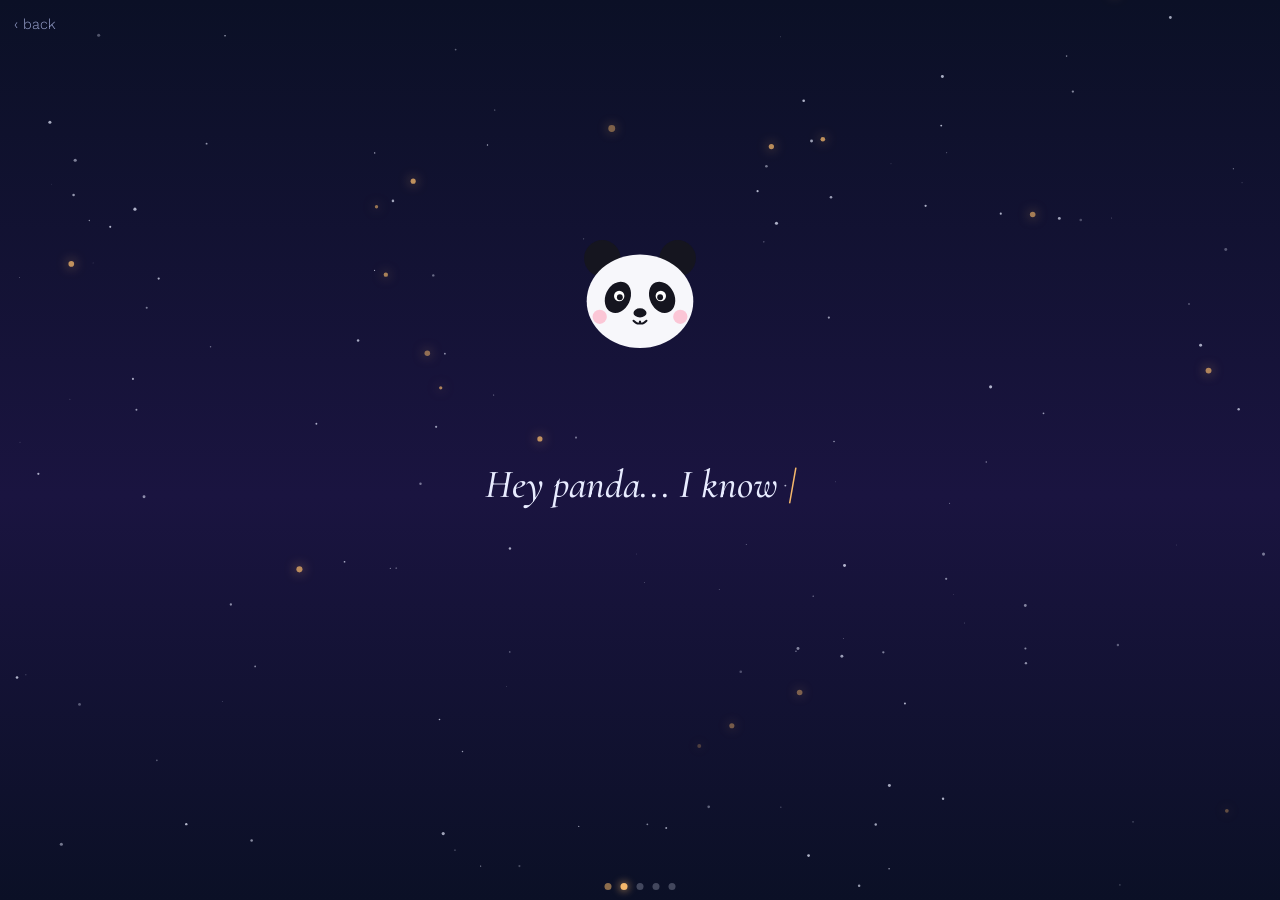
<file: message.html>
<!DOCTYPE html>
<html lang="en">
<head>
<meta charset="utf-8">
<meta name="viewport" content="width=device-width, initial-scale=1">
<title>For you 💌</title>
<link rel="icon" href="data:image/svg+xml,<svg xmlns=%22http://www.w3.org/2000/svg%22 viewBox=%220 0 100 100%22><text y=%22.9em%22 font-size=%2290%22>🐼</text></svg>">
<link href="https://fonts.googleapis.com/css2?family=Cormorant+Garamond:ital,wght@0,500;1,400;1,500&family=Work+Sans:wght@300;400&display=swap" rel="stylesheet">
<link rel="stylesheet" href="style.css">
</head>
<body data-step="2" data-back="index.html">
<canvas id="fx" aria-hidden="true"></canvas>

<section id="story">
  <div class="panda" data-mood="sad" style="width:130px;margin-bottom:1.5rem"></div>
  <div id="stage" aria-live="polite"><p class="line" id="line"></p></div>
  <button class="soft" id="next">Continue</button>
</section>

<script src="config.js"></script>
<script src="common.js"></script>
<script>
/* story: typewriter */
let i=0,typing=false;
const line=$('line'),next=$('next');
function typeLine(){
  const txt=CONFIG.story[i];typing=true;
  line.className='line';line.textContent='';next.classList.remove('ready');
  let k=0;
  (function tick(){
    if(reduce)k=txt.length;
    line.textContent=txt.slice(0,k);
    if(k++<txt.length)return setTimeout(tick,48);
    line.classList.add('done');typing=false;next.classList.add('ready');
  })();
}
let started=false;
new IntersectionObserver((es,o)=>{if(es[0].isIntersecting&&!started){started=true;typeLine();o.disconnect()}},{threshold:.5}).observe($('story'));
next.addEventListener('click',()=>{
  if(typing)return;
  if(i>=CONFIG.story.length-1){go('ride.html');return}
  line.classList.add('out');
  setTimeout(()=>{i++;typeLine();if(i===CONFIG.story.length-1)next.textContent='Continue →'},reduce?0:800);
});


</script>
</body>
</html>
</file>
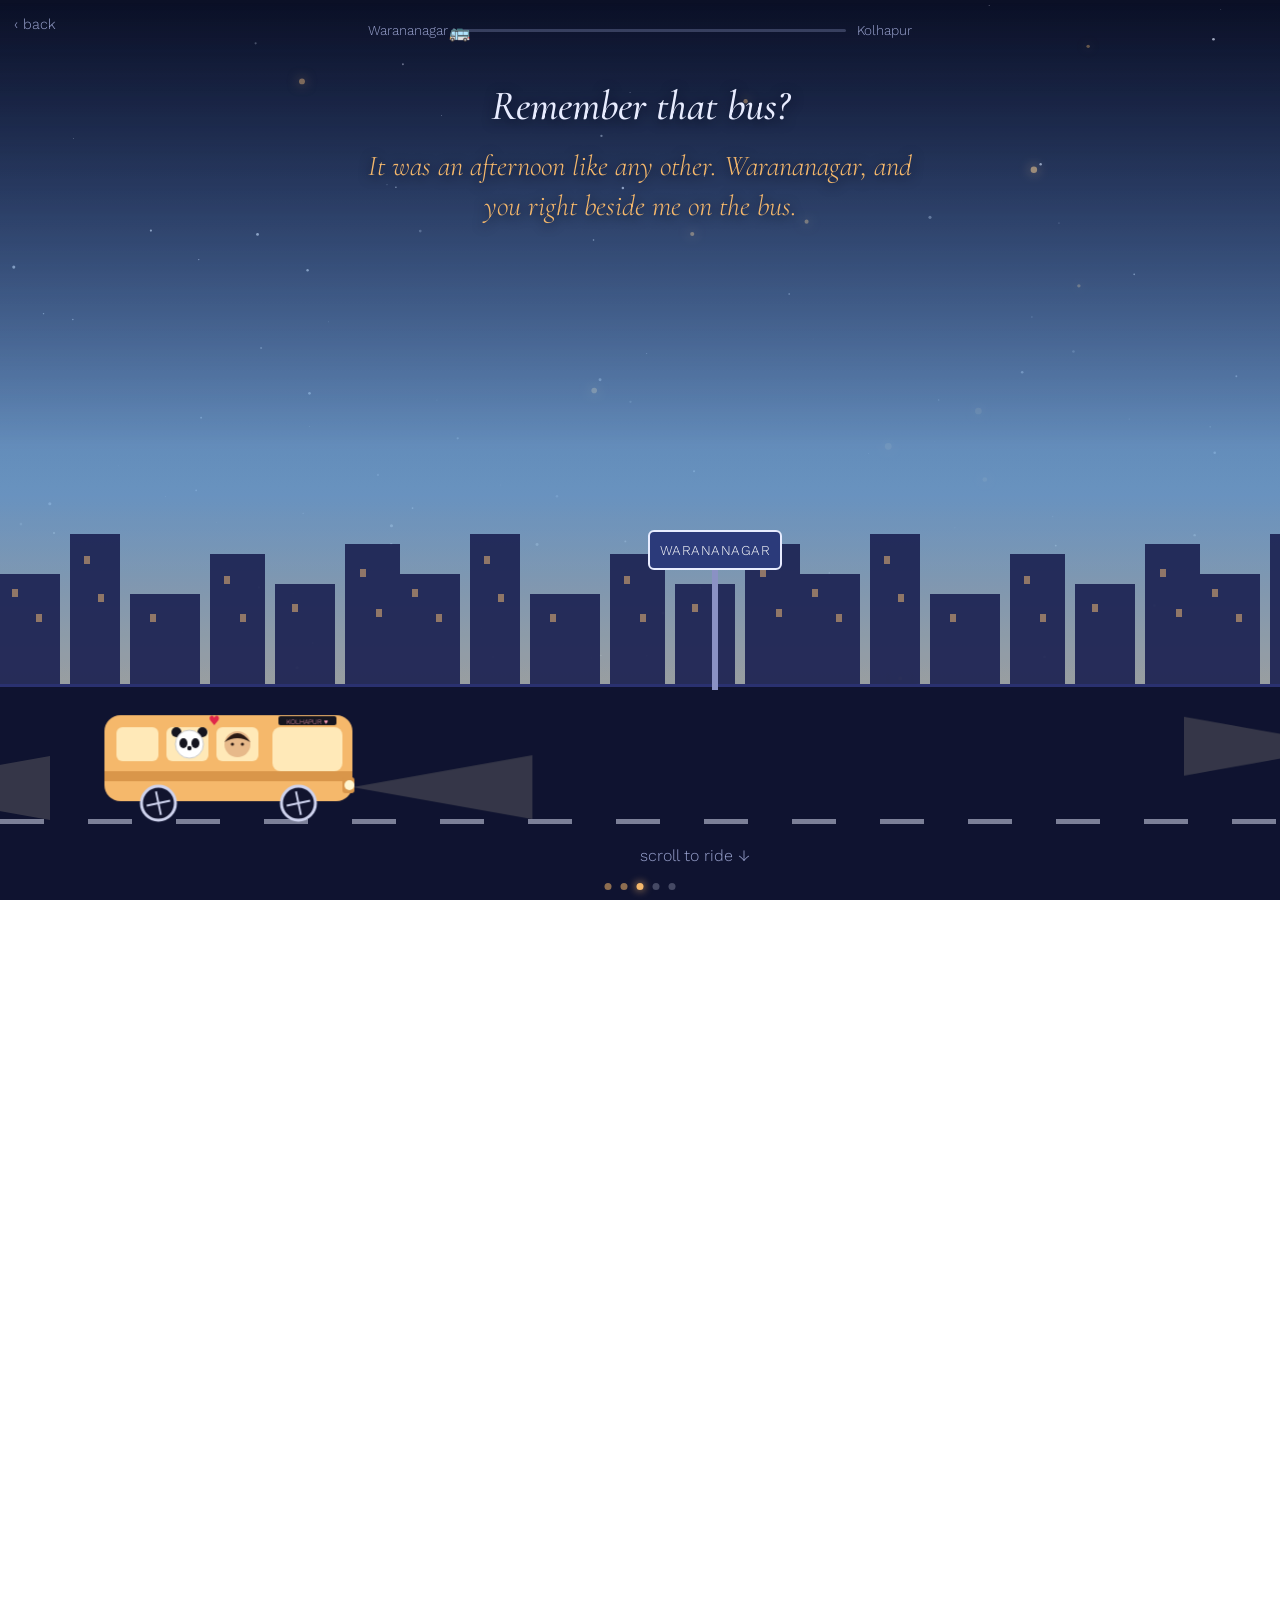
<file: ride.html>
<!DOCTYPE html>
<html lang="en">
<head>
<meta charset="utf-8">
<meta name="viewport" content="width=device-width, initial-scale=1">
<title>Remember that bus? 🚌</title>
<link rel="icon" href="data:image/svg+xml,<svg xmlns=%22http://www.w3.org/2000/svg%22 viewBox=%220 0 100 100%22><text y=%22.9em%22 font-size=%2290%22>🐼</text></svg>">
<link href="https://fonts.googleapis.com/css2?family=Cormorant+Garamond:ital,wght@0,500;1,400;1,500&family=Work+Sans:wght@300;400&display=swap" rel="stylesheet">
<link rel="stylesheet" href="style.css">
</head>
<body data-step="3" data-back="message.html">
<canvas id="fx" aria-hidden="true"></canvas>

<section id="ride" aria-label="The bus ride">
  <div class="pin">
    <div class="route" id="route"><span id="rFrom"></span><div class="rt"><i id="rfill"></i><b id="rbus">🚌</b></div><span id="rTo"></span></div>
    <div class="ridetxt"><h2 id="rideTitle"></h2><p id="rideCap" aria-live="polite"></p></div>
    <div id="sky1"></div>
    <div id="sunset"></div>
    <div class="city" id="city"></div>
    <div id="startSign"><div class="sgn" id="sgnFrom"></div><div class="pole"></div></div>
    <div id="stand">
      <div id="clock"></div>
      <svg class="sg" viewBox="0 0 150 170" aria-hidden="true">
        <ellipse class="glow" cx="75" cy="28" rx="70" ry="46" fill="#f5b86b"/>
        <rect x="72" y="40" width="6" height="130" fill="#8a91c4"/>
        <rect x="16" y="4" width="118" height="42" rx="6" fill="#2b3a7a" stroke="#e8ecff" stroke-width="2"/>
        <text id="st1" x="75" y="23" text-anchor="middle" font-size="15" font-family="Work Sans,sans-serif" fill="#fff"></text>
        <text x="75" y="39" text-anchor="middle" font-size="10" font-family="Work Sans,sans-serif" fill="#cfd3ee">BUS STAND</text>
        <rect x="14" y="132" width="122" height="8" rx="3" fill="#5a4a6e"/>
        <rect x="22" y="140" width="6" height="26" fill="#5a4a6e"/><rect x="122" y="140" width="6" height="26" fill="#5a4a6e"/>
      </svg>
      <svg class="fig" id="fPanda" viewBox="0 0 50 70" aria-hidden="true">
        <circle cx="10" cy="8" r="6" fill="#15151f"/><circle cx="40" cy="8" r="6" fill="#15151f"/>
        <ellipse cx="25" cy="54" rx="15" ry="16" fill="#f7f7fb" stroke="#ccd"/>
        <ellipse cx="9" cy="50" rx="5" ry="11" fill="#15151f"/>
        <g class="arm"><ellipse cx="42" cy="52" rx="5" ry="11" fill="#15151f"/></g>
        <circle cx="25" cy="22" r="16" fill="#fff" stroke="#ccd"/>
        <ellipse cx="19" cy="21" rx="4.5" ry="6" fill="#15151f" transform="rotate(25 19 21)"/><ellipse cx="31" cy="21" rx="4.5" ry="6" fill="#15151f" transform="rotate(-25 31 21)"/>
        <circle cx="19.5" cy="21" r="1.6" fill="#fff"/><circle cx="30.5" cy="21" r="1.6" fill="#fff"/>
        <ellipse cx="25" cy="28" rx="3" ry="2.2" fill="#15151f"/>
        <circle cx="13" cy="29" r="3" fill="#ff9fb8" opacity=".7"/><circle cx="37" cy="29" r="3" fill="#ff9fb8" opacity=".7"/>
      </svg>
      <svg class="fig" id="fBoy" viewBox="0 0 50 70" aria-hidden="true">
        <rect x="11" y="36" width="28" height="30" rx="9" fill="#4a6fd0"/>
        <circle cx="25" cy="22" r="14" fill="#e7b98a"/>
        <path d="M11 20Q25 -4 39 20Q25 10 11 20Z" fill="#2a1a14"/>
        <circle cx="20" cy="23" r="1.7" fill="#2a1a14"/><circle cx="30" cy="23" r="1.7" fill="#2a1a14"/>
        <path d="M21 30q4 3 8 0" stroke="#2a1a14" stroke-width="1.5" fill="none" stroke-linecap="round"/>
      </svg>
    </div>
    <div class="ground"><div class="dash" id="dash"></div></div>
    <div class="bus" id="bus">
      <svg viewBox="0 0 260 120" aria-hidden="true">
        <polygon points="250,80 430,48 430,112" fill="rgba(255,240,200,.16)"/>
        <rect x="2" y="8" width="248" height="86" rx="16" fill="#f5b86b"/>
        <rect x="2" y="64" width="248" height="10" fill="#d9964a"/>
        <rect x="14" y="20" width="42" height="34" rx="6" fill="#ffe9b8"/>
        <rect x="64" y="20" width="42" height="34" rx="6" fill="#ffe9b8"/>
        <rect x="114" y="20" width="42" height="34" rx="6" fill="#ffe9b8"/>
        <rect x="170" y="20" width="70" height="44" rx="8" fill="#ffe9b8"/>
        <g transform="translate(70,20)"><g class="gp"><circle cx="4" cy="5" r="5" fill="#15151f"/><circle cx="30" cy="5" r="5" fill="#15151f"/><circle cx="17" cy="17" r="14" fill="#fff" stroke="#ccc"/><ellipse cx="11" cy="16" rx="4" ry="5" fill="#15151f"/><ellipse cx="23" cy="16" rx="4" ry="5" fill="#15151f"/><circle cx="17" cy="21" r="2.2" fill="#15151f"/></g></g>
        <g transform="translate(120,20)"><g class="gb"><circle cx="15" cy="17" r="13" fill="#e7b98a"/><path d="M2 15Q15 -3 28 15Q15 7 2 15Z" fill="#2a1a14"/><circle cx="10" cy="17" r="1.6" fill="#2a1a14"/><circle cx="20" cy="17" r="1.6" fill="#2a1a14"/></g></g>
        <text class="bh" x="106" y="18" font-size="13" fill="#e0264a">♥</text>
        <rect x="176" y="9" width="58" height="9" rx="2" fill="#15151f"/>
        <text class="brd" x="205" y="16.5" text-anchor="middle" font-size="7" fill="#ff9fb8" font-family="Work Sans,sans-serif"></text>
        <rect x="240" y="70" width="12" height="16" rx="3" fill="#d9964a"/><circle cx="247" cy="78" r="5" fill="#fff6d0"/>
        <circle cx="56" cy="96" r="17" fill="#12142e" stroke="#cfd3ee" stroke-width="3"/>
        <g class="wh"><line x1="44" y1="96" x2="68" y2="96" stroke="#cfd3ee" stroke-width="2"/><line x1="56" y1="84" x2="56" y2="108" stroke="#cfd3ee" stroke-width="2"/></g>
        <circle cx="196" cy="96" r="17" fill="#12142e" stroke="#cfd3ee" stroke-width="3"/>
        <g class="wh"><line x1="184" y1="96" x2="208" y2="96" stroke="#cfd3ee" stroke-width="2"/><line x1="196" y1="84" x2="196" y2="108" stroke="#cfd3ee" stroke-width="2"/></g>
      </svg>
    </div>
    <a class="btn main go later" id="rideNext" href="stars.html">Continue →</a>
    <span class="hint" id="rideHint">scroll to ride ↓</span>
  </div>
</section>


<script src="config.js"></script>
<script src="common.js"></script>
<script>
/* the bus ride: Warananagar to Kolhapur, driven by scroll */
const ride=$('ride'),pin=ride.querySelector('.pin'),bus=$('bus'),stand=$('stand'),dash=$('dash'),city=$('city'),cap=$('rideCap'),sunset=$('sunset');
const busHim=bus.cloneNode(true);busHim.id='busHim';busHim.querySelector('.gp').parentNode.remove();
const busHer=bus.cloneNode(true);busHer.id='busHer';busHer.querySelector('.gb').parentNode.remove();
bus.after(busHer);bus.after(busHim);
bus.querySelector('.brd').textContent=CONFIG.routeTo.toUpperCase()+' ♥';
busHim.querySelector('.brd').textContent=CONFIG.busHimLabel;
const hb2=busHer.querySelector('.brd');hb2.textContent=CONFIG.busHerLabel;
hb2.setAttribute('transform','translate(205 0) scale(-1 1) translate(-205 0)');
$('rideTitle').textContent=CONFIG.rideTitle;
$('rFrom').textContent=CONFIG.routeFrom;$('rTo').textContent=CONFIG.routeTo;
$('sgnFrom').textContent=CONFIG.routeFrom.toUpperCase();$('st1').textContent=CONFIG.routeTo.toUpperCase();
const cl=(x,a=0,b=1)=>Math.min(b,Math.max(a,x)),sub=(a,b,x)=>cl((x-a)/(b-a));
const ease=x=>x<.5?2*x*x:1-Math.pow(-2*x+2,2)/2,eOut=x=>1-(1-x)*(1-x),eIn=x=>x*x;
const _d=new Date(CONFIG.sinceDate),endMin=isNaN(_d)?16*60+35:_d.getHours()*60+_d.getMinutes();
const fmt=m=>{m=((m%1440)+1440)%1440;const h=Math.floor(m/60);return ((h+11)%12+1)+':'+String(m%60).padStart(2,'0')+' '+(h>=12?'pm':'am')};
const capAt=[0,.12,.28,.42,.60,.78];
let rf=0,lastCap=-1,lastHeart=0;
function sendHeart(from,toX){
  const q=from.getBoundingClientRect(),x=q.left+q.width*.45,y=q.top+q.height*.3;
  const e=document.createElement('span');e.className='fh';e.textContent='♥';
  e.style.cssText=`left:${x}px;top:${y}px;--dx:${(toX-x)*.6}px`;pin.appendChild(e);setTimeout(()=>e.remove(),2300);
}
function frame(){
  rf=0;
  const W=innerWidth,H=innerHeight,r=ride.getBoundingClientRect();
  const p=cl(-r.top/(r.height-H));
  const bw=Math.min(260,W*.4),Wc=W*.5,busStop=Wc-bw*.78,bx0=W*.08;
  [bus,busHim,busHer].forEach(b=>b.style.width=bw+'px');
  const CAM1=W*1.6,standWorld=CAM1+Wc-75;
  const cam=p<.22?CAM1*ease(p/.22):CAM1;
  const bx1=p<.22?bx0:p<.30?bx0+(busStop-bx0)*eOut(sub(.22,.30,p)):p<.36?busStop:busStop+(W+160-busStop)*eIn(sub(.36,.46,p));
  const t1=cam+bx1,m1=p<.30||(p>.36&&p<.46);
  bus.style.transform=`translate(${bx1}px,${m1?Math.sin(t1/18)*1.5:0}px)`;
  bus.querySelectorAll('.wh').forEach(w=>w.style.transform=`rotate(${t1*3.4}deg)`);
  bus.classList.toggle('empty',p>=.30);

  /* her bus: far lane, heading left, stops left of the stand */
  const herStop=Wc-95,herStart=W+bw+40,dep=eIn(sub(.78,1,p));
  const herX=p<.60?herStart:p<.68?herStart+(herStop-herStart)*eOut(sub(.60,.68,p)):herStop-W*.9*dep;
  const herS=.92*(1-.5*dep);
  busHer.style.transform=`translate(${herX}px,0) scale(${-herS},${herS})`;
  busHer.style.opacity=1-.6*dep;
  busHer.querySelectorAll('.wh').forEach(w=>w.style.transform=`rotate(${Math.abs(herX-herStart)*3.4}deg)`);
  busHer.classList.toggle('empty',p<.73);busHer.classList.toggle('look',p>.80);

  /* his bus: near lane, heading right, stops right of the stand */
  const himStop=Wc+95,himStart=-bw-120;
  const himX=p<.64?himStart:p<.72?himStart+(himStop-himStart)*eOut(sub(.64,.72,p)):himStop+W*.9*dep;
  const himS=1-.55*dep;
  busHim.style.transform=`translate(${himX}px,0) scale(${himS})`;
  busHim.style.opacity=1-.6*dep;
  busHim.querySelectorAll('.wh').forEach(w=>w.style.transform=`rotate(${(himX-himStart)*3.4}deg)`);
  busHim.classList.toggle('empty',p<.76);busHim.classList.toggle('look',p>.80);

  stand.style.transform=`translateX(${standWorld-cam}px)`;
  $('startSign').style.transform=`translateX(${W*.5-cam}px)`;
  dash.style.backgroundPositionX=(-cam)+'px';
  city.style.backgroundPositionX=(-cam*.35)+'px';
  sunset.style.opacity=p<.30?0:p<.74?.55*sub(.30,.62,p):.55*(1-sub(.74,1,p));
  $('sky1').style.opacity=p<.30?.85:p<.62?.85-.55*sub(.30,.62,p):.30*(1-sub(.62,.92,p));
  const pr=sub(0,.22,p);
  $('rfill').style.width=pr*100+'%';$('rbus').style.left=pr*100+'%';
  $('route').style.opacity=1-sub(.3,.45,p);

  /* the two of them on the bench, then boarding opposite buses */
  const a=ease(sub(.31,.36,p)),bdHer=ease(sub(.68,.73,p)),bdHim=ease(sub(.72,.76,p));
  const fp=$('fPanda'),fb=$('fBoy');
  fp.style.opacity=a*(1-bdHer);fp.style.translate=`${-75*bdHer}px ${(1-a)*40+40*bdHer}px`;
  fb.style.opacity=a*(1-bdHim);fb.style.translate=`${85*bdHim}px ${(1-a)*40+40*bdHim}px`;
  const mins=Math.round(CONFIG.waitMinutes*sub(.38,.62,p));
  const tod=endMin-CONFIG.waitMinutes+mins;
  $('clock').innerHTML=p<.64?`🕐 <b>${fmt(tod)}</b> · waiting <b>${Math.floor(mins/60)}h ${String(mins%60).padStart(2,'0')}m</b>`:`🕐 <b>${fmt(endMin)}</b> · the last time I saw you`;
  $('clock').classList.toggle('on',p>=.34&&p<.92);
  stand.classList.toggle('lit',p>=.76);
  $('rideHint').style.opacity=p>.02?0:1;
  $('rideNext').classList.toggle('show',p>.94);

  /* hearts drifting between the two windows */
  const now=Date.now();
  if(!reduce&&p>.80&&p<.97&&now-lastHeart>400){lastHeart=now;sendHeart(busHim,Wc);sendHeart(busHer,Wc)}

  let c=0;capAt.forEach((v,k)=>{if(p>=v)c=k});
  if(c!==lastCap){lastCap=c;cap.classList.remove('swap');void cap.offsetWidth;cap.textContent=CONFIG.rideCaptions[c];cap.classList.add('swap')}
}
const req=()=>{if(!rf)rf=requestAnimationFrame(frame)};
addEventListener('scroll',req,{passive:true});addEventListener('resize',req);frame();


</script>
</body>
</html>
</file>
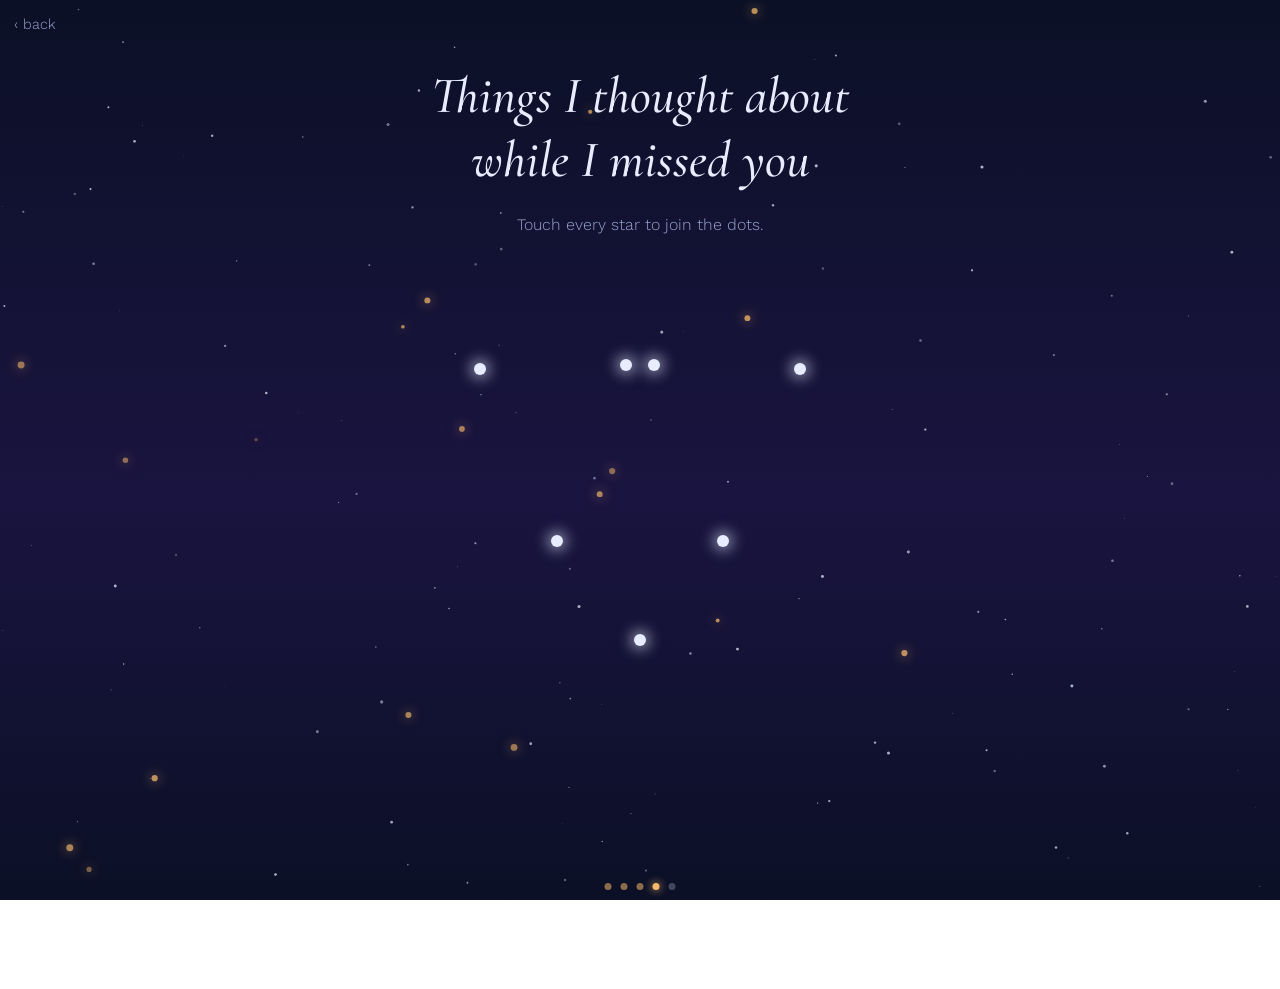
<file: stars.html>
<!DOCTYPE html>
<html lang="en">
<head>
<meta charset="utf-8">
<meta name="viewport" content="width=device-width, initial-scale=1">
<title>Join the dots ✨</title>
<link rel="icon" href="data:image/svg+xml,<svg xmlns=%22http://www.w3.org/2000/svg%22 viewBox=%220 0 100 100%22><text y=%22.9em%22 font-size=%2290%22>🐼</text></svg>">
<link href="https://fonts.googleapis.com/css2?family=Cormorant+Garamond:ital,wght@0,500;1,400;1,500&family=Work+Sans:wght@300;400&display=swap" rel="stylesheet">
<link rel="stylesheet" href="style.css">
</head>
<body data-step="4" data-back="ride.html">
<canvas id="fx" aria-hidden="true"></canvas>

<section id="stars">
  <div class="rv">
    <h2>Things I thought about<br>while I missed you</h2>
    <p style="color:var(--mute);margin-bottom:1rem">Touch every star to join the dots.</p>
  </div>
  <div id="sky2" class="rv"><svg id="links" viewBox="0 0 100 100" aria-hidden="true"></svg></div>
  <p id="thought" aria-live="polite"></p>
  <p id="note"></p>
  <a class="btn main go later" id="starsNext" href="end.html">Continue →</a>
</section>


<script src="config.js"></script>
<script src="common.js"></script>
<script>
/* constellation: join the dots into a heart */
const box=$('sky2'),svg=$('links'),N=CONFIG.thoughts.length;
const hp=t=>({x:50+41.6*Math.pow(Math.sin(t),3),y:48-2.6*(13*Math.cos(t)-5*Math.cos(2*t)-2*Math.cos(3*t)-Math.cos(4*t))});
const pts=CONFIG.thoughts.map((_,k)=>hp(Math.PI+2*Math.PI*k/N));
let outline='';
for(let j=0;j<100;j++){const p=hp(Math.PI+2*Math.PI*j/100);outline+=(j?'L':'M')+p.x.toFixed(1)+' '+p.y.toFixed(1)}
svg.innerHTML=`<path id="heart" d="${outline}Z"/>`;
const seen=new Set();
function link(k){
  [[k,(k+1)%N],[(k+N-1)%N,k]].forEach(([a,b])=>{
    if(a===b||!seen.has(a)||!seen.has(b)||$('e'+a))return;
    svg.insertAdjacentHTML('beforeend',`<line id="e${a}" x1="${pts[a].x}" y1="${pts[a].y}" x2="${pts[b].x}" y2="${pts[b].y}" stroke="#f5b86b" stroke-opacity=".8" stroke-width=".7" stroke-linecap="round"/>`);
  });
}
pts.forEach((p,k)=>{
  const b=document.createElement('button');
  b.className='star';b.style.left=p.x+'%';b.style.top=p.y+'%';b.style.setProperty('--d',(k*.4)+'s');
  b.setAttribute('aria-label','Star '+(k+1));
  b.addEventListener('click',()=>{
    const t=$('thought');t.classList.remove('swap');void t.offsetWidth;t.textContent=CONFIG.thoughts[k];t.classList.add('swap');
    const r=document.createElement('span');r.className='ring';b.appendChild(r);setTimeout(()=>r.remove(),1000);
    if(seen.has(k))return;
    seen.add(k);b.classList.add('on');link(k);
    if(seen.size===N)setTimeout(()=>{
      $('heart').classList.add('full');$('note').textContent=CONFIG.allDone;burst(innerWidth/2,innerHeight/2,70);$('starsNext').classList.add('show');
    },1200);
  });
  box.appendChild(b);
});


</script>
</body>
</html>
</file>
<file: style.css>
:root{--night:#0b1026;--deep:#1a1440;--moon:#e8ecff;--amber:#f5b86b;--pink:#ff9fb8;--mute:#9aa3cf;
--serif:'Cormorant Garamond',Georgia,serif;--sans:'Work Sans',system-ui,sans-serif}
*{box-sizing:border-box;margin:0}
html{scroll-behavior:smooth}
body{background:linear-gradient(180deg,var(--night),var(--deep) 55%,var(--night));background-attachment:fixed;color:var(--moon);font-family:var(--sans);font-weight:300;line-height:1.8;overflow-x:hidden}
body.locked{overflow:hidden;height:100vh}
#fx{position:fixed;inset:0;z-index:0;pointer-events:none}
section{position:relative;z-index:1;min-height:100vh;display:flex;flex-direction:column;align-items:center;justify-content:center;text-align:center;padding:4rem 1.5rem}
h1,h2,.line{font-family:var(--serif);font-weight:500;font-style:italic}
h2{font-size:clamp(2rem,6vw,3.2rem);line-height:1.25;margin-bottom:1.2rem}
:focus-visible{outline:2px solid var(--amber);outline-offset:4px}

/* panda */
.panda{width:min(220px,55vw);animation:bob 4s ease-in-out infinite}
.panda svg{width:100%;height:auto;overflow:visible}
@keyframes bob{50%{transform:translateY(-12px) rotate(2deg)}}
.eyes{transform-box:fill-box;transform-origin:center;animation:blink 4.5s infinite}
@keyframes blink{0%,94%,100%{transform:scaleY(1)}96%{transform:scaleY(.08)}}
.blush{animation:pulse 2.5s ease-in-out infinite}
@keyframes pulse{50%{opacity:.25}}
.tear{fill:#8fd3ff;opacity:0;animation:tear 3.5s 1.5s infinite}
@keyframes tear{0%{opacity:0;transform:translateY(0)}15%{opacity:.9}100%{opacity:0;transform:translateY(48px)}}
.happy .tear{display:none}
.happy .blush{opacity:.9;animation:none}

/* intro */
#intro{position:fixed;inset:0;z-index:20;background:radial-gradient(circle at 50% 40%,#2a1d5c,var(--night));display:flex;flex-direction:column;align-items:center;justify-content:center;cursor:pointer;transition:opacity 1.4s,transform 1.4s}
#intro.gone{opacity:0;transform:scale(1.15);pointer-events:none}
#hi{font-family:var(--serif);font-style:italic;font-size:clamp(3rem,13vw,6.5rem);margin-top:1rem;color:var(--pink);display:flex;flex-wrap:wrap;justify-content:center}
#hi span{display:inline-block;opacity:0;animation:pop .7s cubic-bezier(.3,1.6,.5,1) forwards;animation-delay:calc(.9s + var(--i)*.09s)}
@keyframes pop{from{opacity:0;transform:translateY(40px) scale(.3) rotate(-12deg)}to{opacity:1;transform:none}}
#tap{margin-top:2rem;color:var(--mute);opacity:0;animation:fade 1s 2.8s forwards,breath 2.4s 3.8s infinite}
@keyframes fade{to{opacity:1}}
@keyframes breath{50%{opacity:.35}}

/* hero */
h1{font-size:clamp(3.5rem,13vw,8rem);line-height:1}
body:not(.locked) h1{animation:rise 3s .6s both}
@keyframes rise{from{opacity:0;letter-spacing:.25em;filter:blur(10px)}}
#since{margin-top:2rem;color:var(--mute);font-size:1rem}
body:not(.locked) #since{animation:rise 3s 2s both}
#since b{color:var(--amber);font-weight:400;font-variant-numeric:tabular-nums}
.hint{position:absolute;bottom:1.8rem;color:var(--mute);animation:nudge 2s infinite}
@keyframes nudge{50%{transform:translateY(8px)}}

/* reveal */
.rv{opacity:0;filter:blur(6px);transition:opacity 1.4s,filter 1.4s}
.rv.in{opacity:1;filter:none}

/* story */
#stage{min-height:12rem;display:flex;align-items:center;justify-content:center;max-width:36rem}
.line{font-size:clamp(1.7rem,5vw,2.5rem);line-height:1.4;transition:opacity .9s}
.line.out{opacity:0}
.line::after{content:"|";color:var(--amber);animation:breath 1s infinite;margin-left:2px}
.line.done::after{content:""}
button.soft{margin-top:2.2rem;background:none;border:1px solid var(--mute);color:var(--moon);font:inherit;border-radius:999px;padding:.7rem 2rem;cursor:pointer;transition:all .3s;opacity:0;pointer-events:none}
button.soft.ready{opacity:1;pointer-events:auto}
button.soft:hover{border-color:var(--amber);color:var(--amber);transform:translateY(-2px)}

/* bus ride */
#ride{display:block;padding:0;min-height:0;height:560vh}
.pin{position:sticky;top:0;height:100vh;width:100%;overflow:hidden}
.route{position:absolute;top:2vh;left:50%;transform:translateX(-50%);width:min(92vw,34rem);display:flex;align-items:center;gap:.7rem;font-size:.85rem;color:var(--mute);z-index:4;transition:opacity .6s}
.rt{flex:1;height:3px;background:rgba(154,163,207,.3);position:relative;border-radius:2px}
.rt i{position:absolute;left:0;top:0;bottom:0;width:0;background:var(--amber);border-radius:2px}
.rt b{position:absolute;top:-12px;left:0;font-size:17px;transform:translateX(-50%)}
.ridetxt{position:absolute;top:9vh;left:0;right:0;display:flex;flex-direction:column;align-items:center;gap:.8rem;padding:0 1.5rem;z-index:3}
.ridetxt h2{margin:0;font-size:clamp(1.8rem,5vw,2.6rem)}
#rideCap{max-width:34rem;min-height:8rem;font-family:var(--serif);font-style:italic;font-size:clamp(1.25rem,3.8vw,1.8rem);line-height:1.4;color:var(--amber)}
#rideCap.swap{animation:swap .9s}
#sky1,#sunset{position:absolute;inset:0;pointer-events:none;-webkit-mask-image:linear-gradient(180deg,transparent 0,#000 50%);mask-image:linear-gradient(180deg,transparent 0,#000 50%)}
#sky1{background:linear-gradient(180deg,#3d6ea8 0%,#78a9d6 55%,#f2c98f 100%);opacity:.85}
#sunset{opacity:0;background:radial-gradient(ellipse at 50% 100%,rgba(255,150,80,.95),rgba(255,95,120,.4) 42%,transparent 75%)}
.ridetxt{text-shadow:0 2px 12px rgba(11,16,38,.9)}
.city{position:absolute;left:0;right:0;bottom:24vh;height:200px;opacity:.9;background:url("data:image/svg+xml,%3Csvg xmlns='http://www.w3.org/2000/svg' width='400' height='200'%3E%3Cg fill='%231a2050'%3E%3Crect x='0' y='90' width='60' height='110'/%3E%3Crect x='70' y='50' width='50' height='150'/%3E%3Crect x='130' y='110' width='70' height='90'/%3E%3Crect x='210' y='70' width='55' height='130'/%3E%3Crect x='275' y='100' width='60' height='100'/%3E%3Crect x='345' y='60' width='55' height='140'/%3E%3C/g%3E%3Cg fill='%23f5b86b' opacity='.55'%3E%3Crect x='12' y='105' width='6' height='8'/%3E%3Crect x='36' y='130' width='6' height='8'/%3E%3Crect x='84' y='72' width='6' height='8'/%3E%3Crect x='98' y='110' width='6' height='8'/%3E%3Crect x='150' y='130' width='6' height='8'/%3E%3Crect x='224' y='92' width='6' height='8'/%3E%3Crect x='240' y='130' width='6' height='8'/%3E%3Crect x='292' y='120' width='6' height='8'/%3E%3Crect x='360' y='85' width='6' height='8'/%3E%3Crect x='376' y='125' width='6' height='8'/%3E%3C/g%3E%3C/svg%3E") repeat-x bottom}
.ground{position:absolute;left:0;right:0;bottom:0;height:24vh;background:#0f1330;border-top:3px solid #2a3170}
.dash{position:absolute;left:0;right:0;top:62%;height:5px;background:repeating-linear-gradient(90deg,rgba(232,236,255,.5) 0 44px,transparent 44px 88px)}
.bus{position:absolute;left:0;bottom:8vh;z-index:3;will-change:transform;transform-origin:0 100%}
#busHer{bottom:13vh;z-index:2}
.fh{position:absolute;z-index:5;color:#ff9fb8;font-size:16px;pointer-events:none;animation:fh 2.2s ease-out forwards}
@keyframes fh{to{transform:translate(var(--dx),-70px) scale(.5);opacity:0}}
.bus svg{width:100%;height:auto;overflow:visible;display:block}
.wh{transform-box:fill-box;transform-origin:center}
.bh{animation:bobh 2.5s ease-in-out infinite}
@keyframes bobh{50%{transform:translateY(-5px)}}
.gb,.gp{transform-box:fill-box;transform-origin:center;transition:transform .8s}
.look .gb,.look .gp{transform:translate(-6px,1px) rotate(8deg)}
.empty .gp,.empty .gb,.empty .bh{display:none}
#startSign{position:absolute;left:0;bottom:calc(24vh - 6px);width:150px;z-index:1;display:flex;flex-direction:column;align-items:center}
.sgn{background:#2b3a7a;border:2px solid #e8ecff;border-radius:6px;color:#fff;font-size:.85rem;padding:.35rem .6rem;text-align:center;letter-spacing:.04em}
.pole{width:6px;height:120px;background:#8a91c4}
#stand{position:absolute;left:0;bottom:calc(24vh - 6px);width:150px;z-index:1;will-change:transform;transform-origin:50% 100%}
#stand>svg.sg{width:100%;height:auto;display:block;overflow:visible}
#stand .glow{opacity:0;transition:opacity .8s}
#stand.lit .glow{opacity:.35}
.fig{position:absolute;width:44px;bottom:38px;opacity:0;transform-origin:50% 100%;animation:sway 3.2s ease-in-out infinite}
#fPanda{left:26px}#fBoy{left:90px;animation-delay:-1.5s}
@keyframes sway{50%{transform:rotate(2.5deg)}}
.arm{transform-origin:40px 46px}
.wave .arm{animation:wv .7s ease-in-out infinite}
@keyframes wv{0%,100%{transform:rotate(-115deg)}50%{transform:rotate(-155deg)}}
#clock{position:absolute;bottom:190px;left:50%;transform:translateX(-50%);white-space:nowrap;font-size:.95rem;color:var(--mute);background:rgba(11,16,38,.85);border:1px solid var(--amber);border-radius:999px;padding:.25rem .9rem;opacity:0;transition:opacity .6s}
#clock b{color:var(--amber);font-weight:400;font-variant-numeric:tabular-nums}
#clock.on{opacity:1}
/* stars */
#sky2{position:relative;width:min(90vw,26rem,58vh);aspect-ratio:1}
#sky2 svg{position:absolute;inset:0;width:100%;height:100%}
.star{position:absolute;width:48px;height:48px;margin:-24px 0 0 -24px;border:0;background:none;cursor:pointer;border-radius:50%}
.star::after{content:"";position:absolute;inset:18px;border-radius:50%;background:var(--moon);box-shadow:0 0 14px 4px rgba(232,236,255,.55);animation:tw 3s ease-in-out infinite;animation-delay:var(--d)}
.star.on::after{background:var(--amber);box-shadow:0 0 22px 8px rgba(245,184,107,.75);animation:none}
@keyframes tw{50%{opacity:.4;transform:scale(.6)}}
.ring{position:absolute;inset:18px;border-radius:50%;border:2px solid var(--amber);animation:ring 1s forwards}
@keyframes ring{to{transform:scale(5);opacity:0}}
#sky2 line{stroke-dasharray:60;stroke-dashoffset:60;animation:dash 1s forwards}
@keyframes dash{to{stroke-dashoffset:0}}
#heart{fill:#e0264a;fill-opacity:0;transition:fill-opacity 1.8s;transform-box:fill-box;transform-origin:center}
#heart.full{fill-opacity:1;filter:drop-shadow(0 0 16px rgba(224,38,74,.75));animation:beat 1.5s 1.8s infinite}
@keyframes beat{0%,40%,100%{transform:scale(1)}15%{transform:scale(1.07)}28%{transform:scale(1.02)}}
#thought{min-height:7.5rem;max-width:30rem;font-family:var(--serif);font-style:italic;font-size:1.6rem;line-height:1.45;color:var(--amber);margin-top:1rem}
#thought.swap{animation:swap .8s}
@keyframes swap{from{opacity:0;transform:translateY(12px)}}
#note{color:var(--pink);min-height:2rem}

/* end */
.row{display:flex;gap:1rem;flex-wrap:wrap;justify-content:center;margin-top:2rem}
a.btn,button.btn{font:inherit;text-decoration:none;cursor:pointer;border-radius:999px;padding:.8rem 2.2rem;border:1px solid var(--mute);background:none;color:var(--moon);transition:transform .3s}
a.btn:hover,button.btn:hover{transform:translateY(-3px)}
a.btn.main{background:var(--amber);border-color:var(--amber);color:#2a1a05;font-weight:400;animation:glow 2.5s infinite}
@keyframes glow{50%{box-shadow:0 0 28px 6px rgba(245,184,107,.5)}}
#reply{margin-top:1.5rem;font-family:var(--serif);font-style:italic;font-size:1.5rem;color:var(--amber);max-width:30rem;min-height:3rem}
@media (prefers-reduced-motion:reduce){*{animation-duration:.01s!important;animation-delay:0s!important;animation-iteration-count:1!important;transition:none!important}html{scroll-behavior:auto}.rv{opacity:1;filter:none}}

/* multi-page additions */
body{animation:pgin .9s backwards}
@keyframes pgin{from{opacity:0}}
body.leaving{opacity:0;transition:opacity .6s}
.steps{position:fixed;bottom:10px;left:50%;transform:translateX(-50%);display:flex;gap:9px;z-index:9;pointer-events:none}
.steps i{width:7px;height:7px;border-radius:50%;background:rgba(232,236,255,.25)}
.steps i.past{background:rgba(245,184,107,.55)}
.steps i.on{background:var(--amber);box-shadow:0 0 8px var(--amber)}
.later{opacity:0;pointer-events:none;transition:opacity 1.2s;margin-top:1.8rem}
.later.show{opacity:1;pointer-events:auto}
#rideNext{position:absolute;bottom:3.5vh;left:50%;transform:translateX(-50%);z-index:6;margin:0}
#rideNext.later{transform:translateX(-50%)}
.back{position:fixed;top:12px;left:14px;z-index:9;color:var(--mute);text-decoration:none;font-size:.9rem}
.back:hover{color:var(--amber)}
</file>
